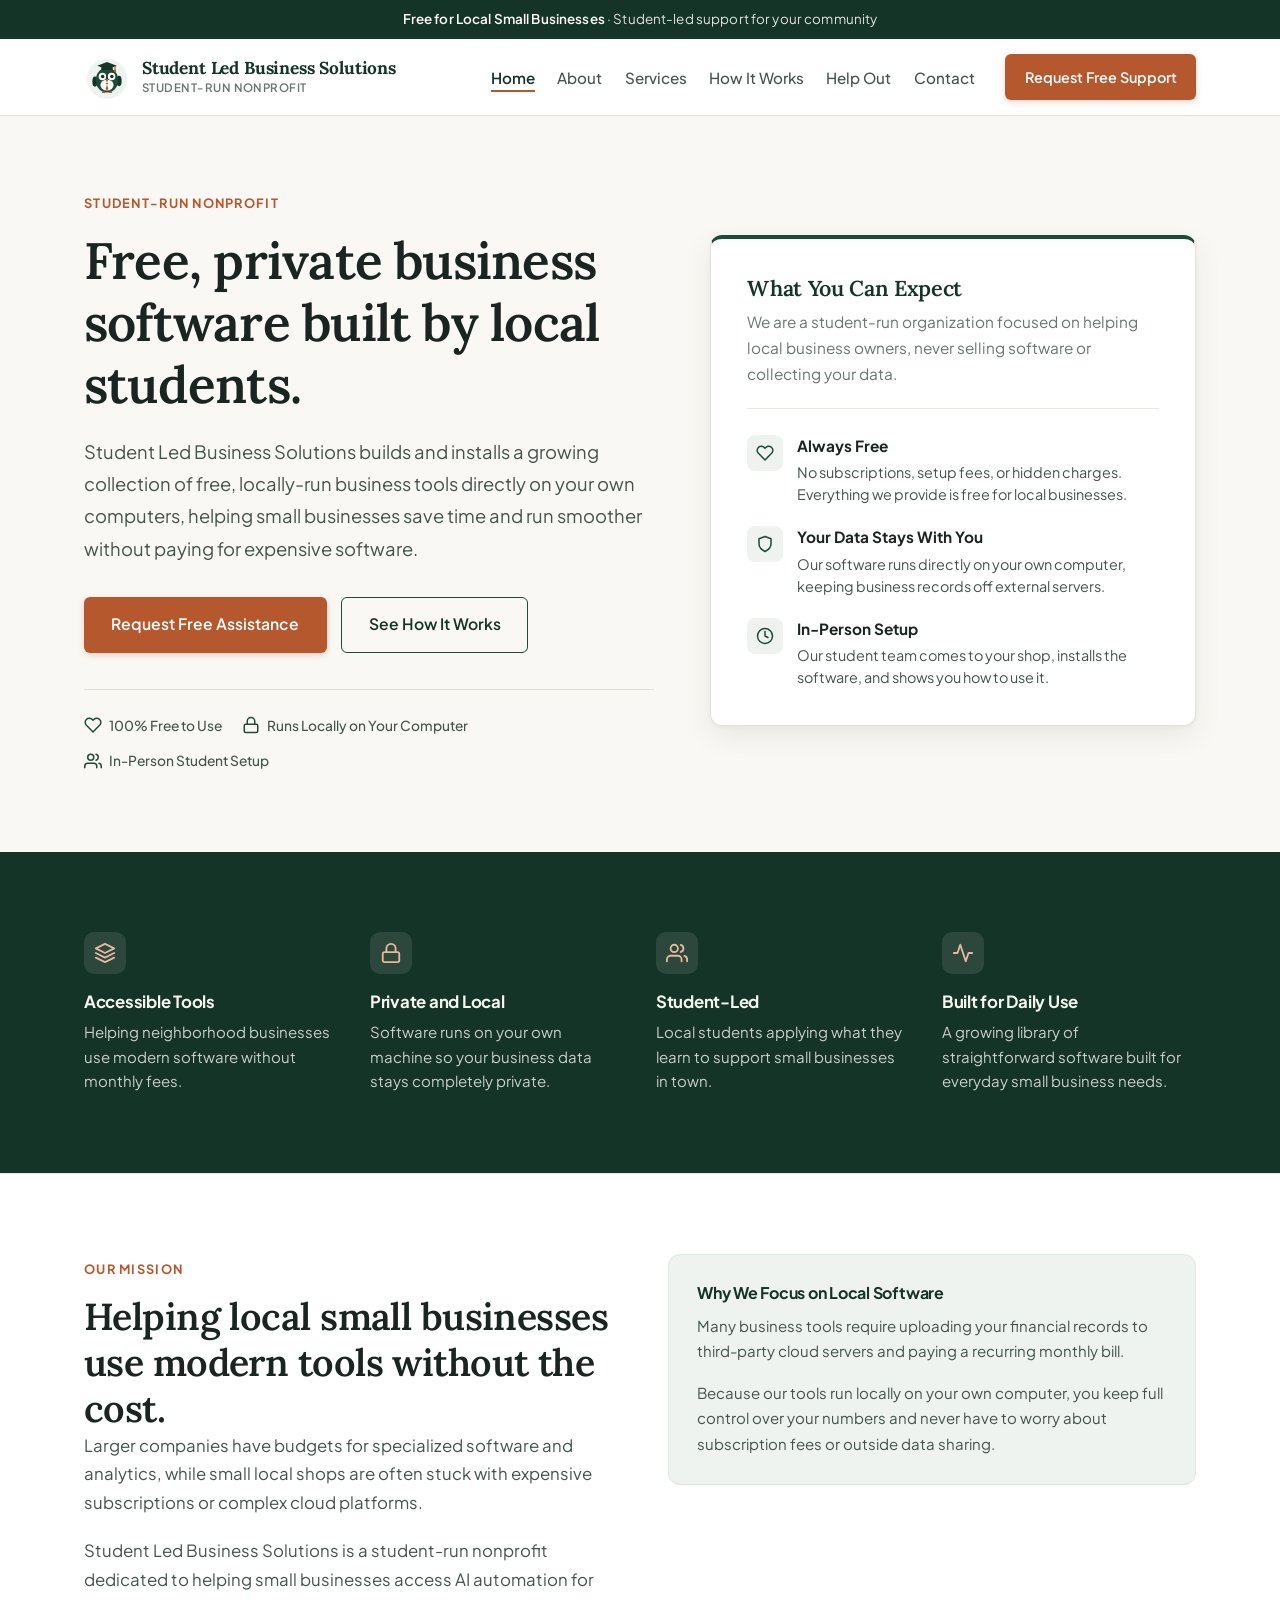
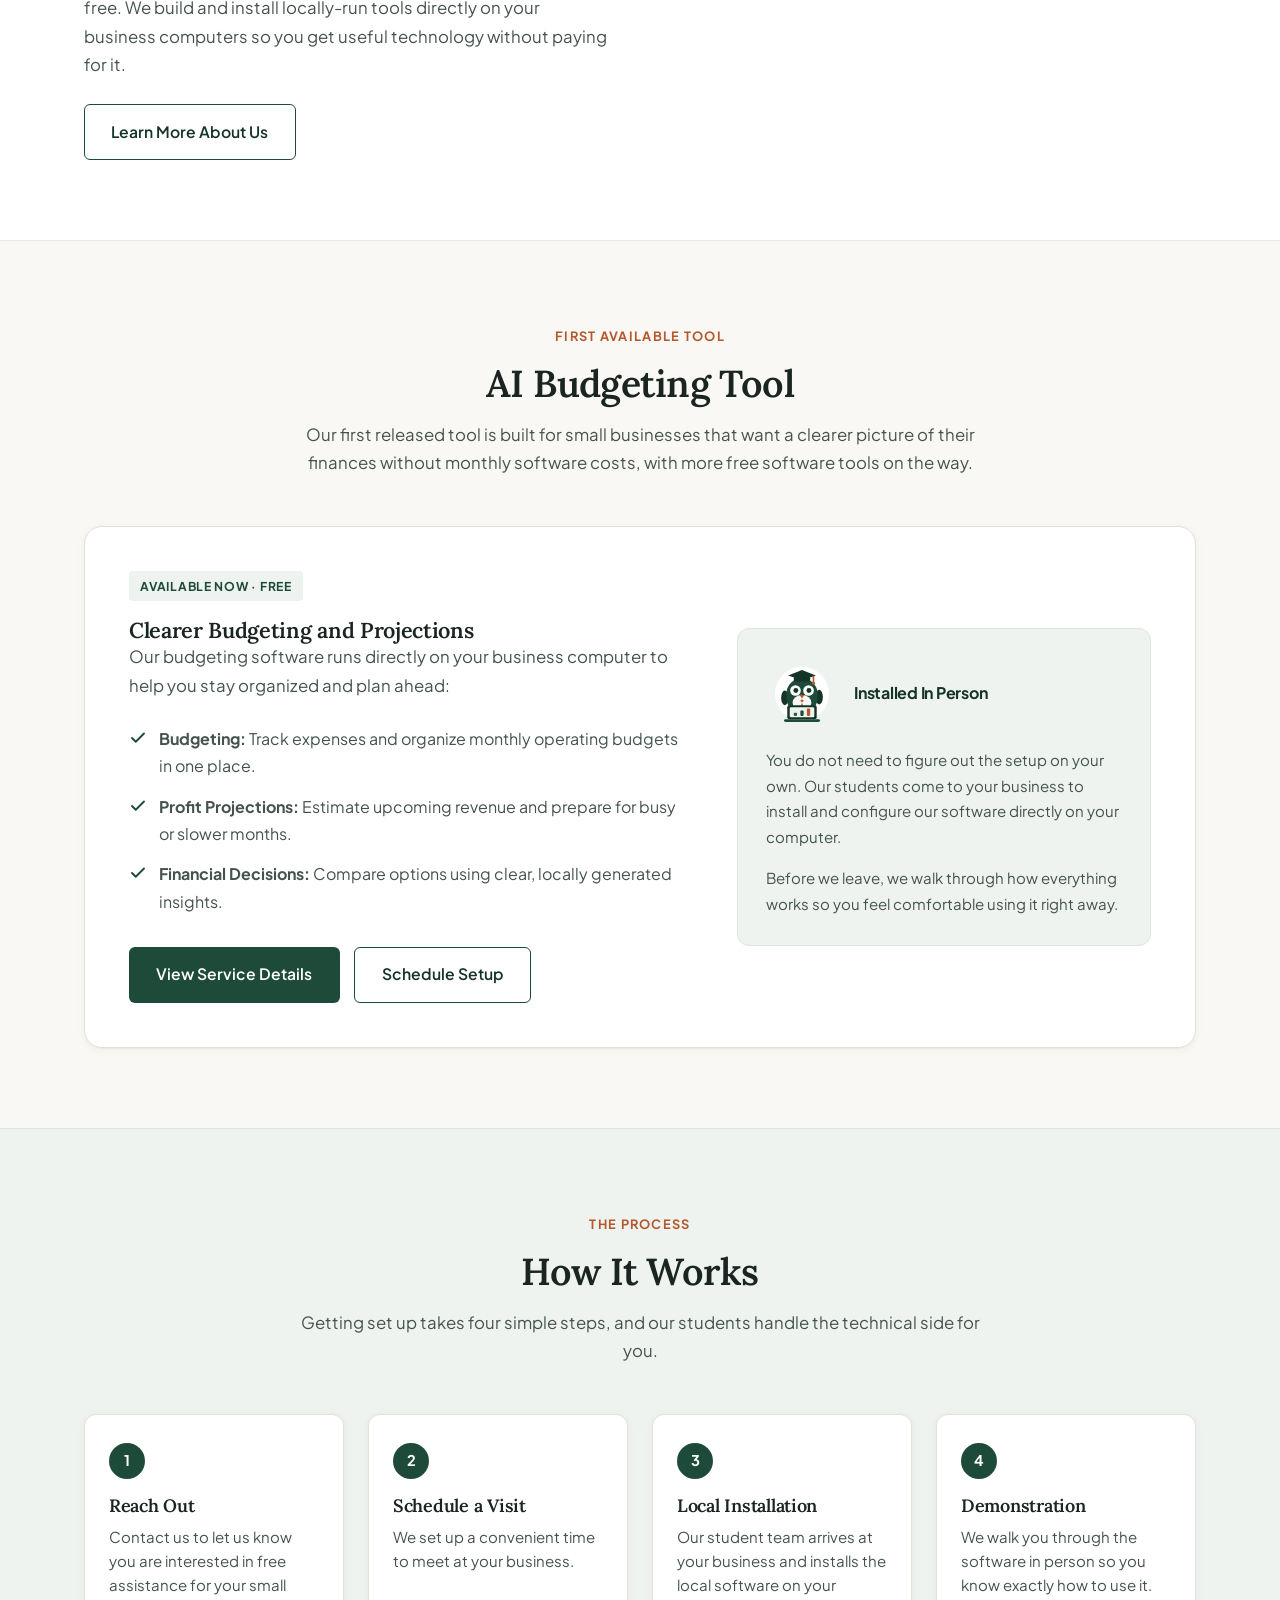
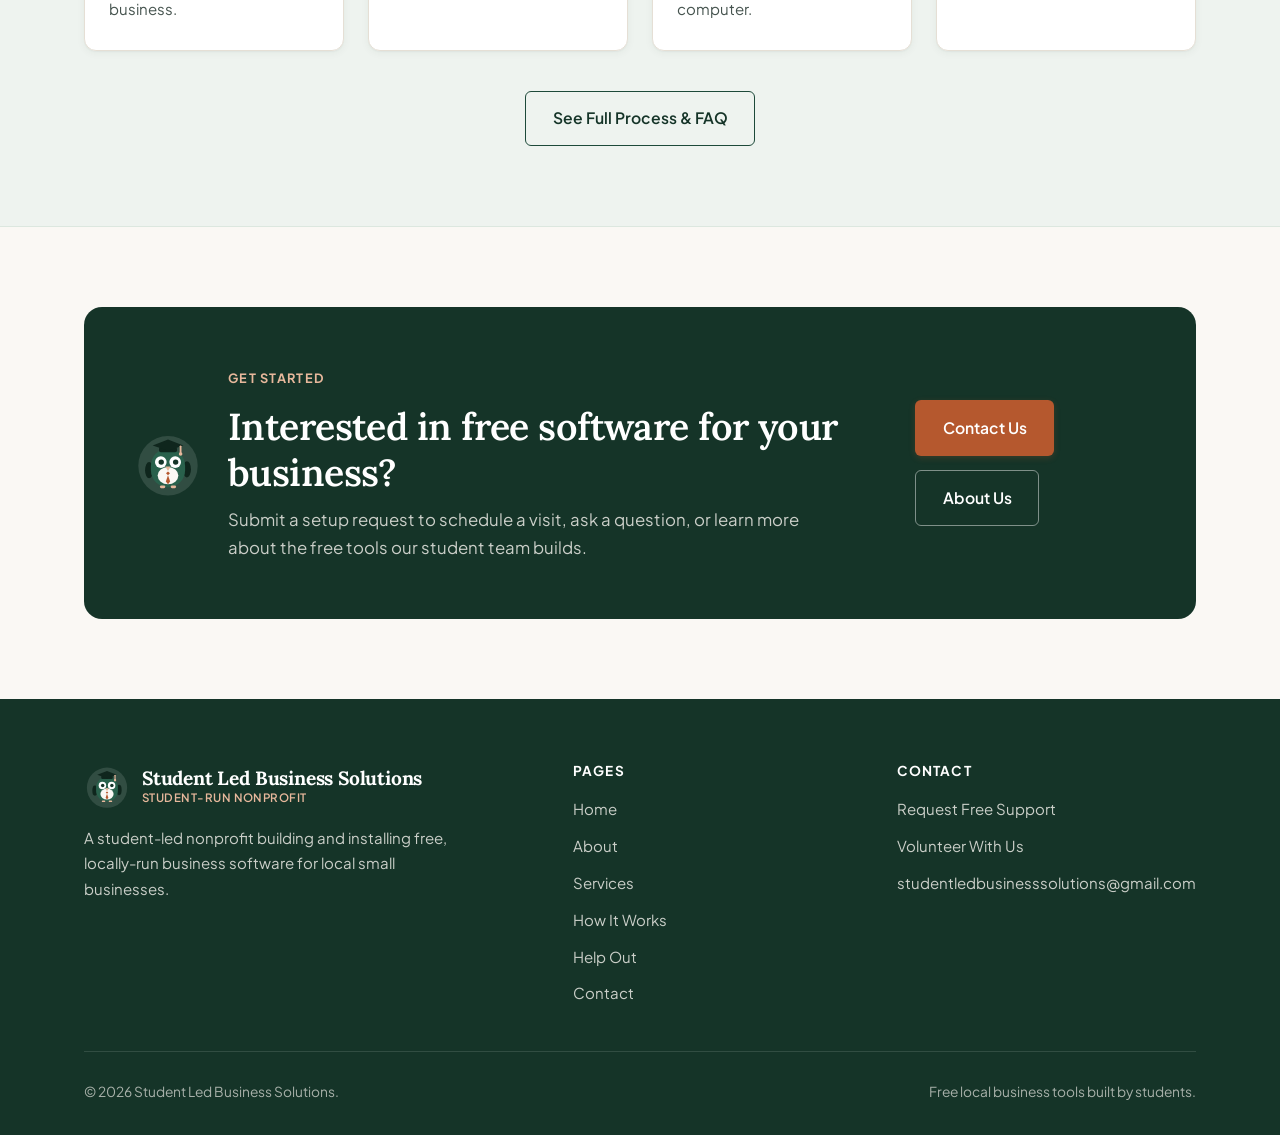
<file: index.html>
<!DOCTYPE html>
<html lang="en">
<head>
    <meta charset="UTF-8">
    <meta name="viewport" content="width=device-width, initial-scale=1.0">
    <meta name="description" content="Student Led Business Solutions is a free, student-run nonprofit helping local small businesses set up private, locally-run business software and AI tools.">
    <title>Student Led Business Solutions</title>
    <link rel="preconnect" href="https://fonts.googleapis.com">
    <link rel="preconnect" href="https://fonts.gstatic.com" crossorigin>
    <link href="https://fonts.googleapis.com/css2?family=Lora:ital,wght@0,500;0,600;0,700;1,500&family=Plus+Jakarta+Sans:wght@400;500;600;700&display=swap" rel="stylesheet">
    <link rel="stylesheet" href="css/styles.css">
</head>
<body>
    <div class="utility-bar">
        <strong>Free for Local Small Businesses</strong> &middot; Student-led support for your community
    </div>

    <header>
        <nav class="navbar" aria-label="Primary Navigation">
            <a href="index.html" class="brand" id="nav-brand">
                <svg class="brand-mark" viewBox="0 0 80 80" fill="none" xmlns="http://www.w3.org/2000/svg" aria-hidden="true">
                    <circle cx="40" cy="43" r="35" fill="#EEF3EF"/>
                    <ellipse cx="19" cy="48" rx="4.5" ry="9" fill="#153428"/>
                    <ellipse class="mascot-wing-right" cx="61" cy="47" rx="4.5" ry="9" fill="#153428"/>
                    <rect x="21" y="24" width="38" height="43" rx="19" fill="#1E4A3A"/>
                    <ellipse cx="40" cy="54" rx="11.5" ry="9.5" fill="#FAF8F4"/>
                    <polygon points="40,49.5 42.2,51.5 40,53.5 37.8,51.5" fill="#B5582E"/>
                    <polygon points="40,53.5 42.4,60.5 40,63.5 37.6,60.5" fill="#B5582E"/>
                    <circle cx="32" cy="39" r="6.5" fill="#FFFFFF"/>
                    <circle cx="48" cy="39" r="6.5" fill="#FFFFFF"/>
                    <circle class="mascot-eye" cx="32.5" cy="39" r="3" fill="#153428"/>
                    <circle class="mascot-eye" cx="48.5" cy="39" r="3" fill="#153428"/>
                    <polygon points="37,44 43,44 40,49" fill="#B5582E"/>
                    <rect x="30" y="22" width="20" height="6" rx="2" fill="#153428"/>
                    <polygon points="40,14 57,20.5 40,26.5 23,20.5" fill="#153428"/>
                    <line x1="54" y1="21.5" x2="54" y2="29" stroke="#B5582E" stroke-width="2" stroke-linecap="round"/>
                    <circle cx="54" cy="30" r="2" fill="#B5582E"/>
                    <rect x="31" y="65" width="6" height="3" rx="1.5" fill="#B5582E"/>
                    <rect x="43" y="65" width="6" height="3" rx="1.5" fill="#B5582E"/>
                </svg>
                <span class="brand-text">
                    <span class="brand-name">Student Led Business Solutions</span>
                    <span class="brand-sub">Student-Run Nonprofit</span>
                </span>
            </a>

            <ul class="nav-menu" id="primary-nav-menu">
                <li><a href="index.html" class="nav-link active" id="nav-home">Home</a></li>
                <li><a href="about.html" class="nav-link" id="nav-about">About</a></li>
                <li><a href="services.html" class="nav-link" id="nav-services">Services</a></li>
                <li><a href="how-it-works.html" class="nav-link" id="nav-how-it-works">How It Works</a></li>
                <li><a href="help-out.html" class="nav-link" id="nav-help-out">Help Out</a></li>
                <li><a href="contact.html" class="nav-link" id="nav-contact">Contact</a></li>
                <li class="nav-cta"><a href="contact.html" class="btn btn-primary btn-sm" id="nav-cta-btn">Request Free Support</a></li>
            </ul>

            <button class="hamburger" id="mobile-menu-toggle" aria-label="Toggle navigation menu" aria-expanded="false" aria-controls="primary-nav-menu">
                <span class="bar"></span>
                <span class="bar"></span>
                <span class="bar"></span>
            </button>
        </nav>
    </header>

    <main>
        <section class="hero-editorial">
            <div class="container hero-grid">
                <div class="hero-copy">
                    <span class="eyebrow">Student-Run Nonprofit</span>
                    <h1>Free, private business software built by local students.</h1>
                    <p class="lead">Student Led Business Solutions builds and installs a growing collection of free, locally-run business tools directly on your own computers, helping small businesses save time and run smoother without paying for expensive software.</p>
                    <div class="btn-group">
                        <a href="contact.html" class="btn btn-primary" id="hero-request-btn">Request Free Assistance</a>
                        <a href="how-it-works.html" class="btn btn-outline" id="hero-how-btn">See How It Works</a>
                    </div>
                    <div class="hero-meta">
                        <span class="hero-meta-item">
                            <svg width="18" height="18" viewBox="0 0 24 24" fill="none" stroke="currentColor" stroke-width="2" stroke-linecap="round" stroke-linejoin="round" aria-hidden="true"><path d="M20.84 4.61a5.5 5.5 0 0 0-7.78 0L12 5.67l-1.06-1.06a5.5 5.5 0 0 0-7.78 7.78l1.06 1.06L12 21.23l7.78-7.78 1.06-1.06a5.5 5.5 0 0 0 0-7.78z"/></svg>
                            100% Free to Use
                        </span>
                        <span class="hero-meta-item">
                            <svg width="18" height="18" viewBox="0 0 24 24" fill="none" stroke="currentColor" stroke-width="2" stroke-linecap="round" stroke-linejoin="round" aria-hidden="true"><rect x="3" y="11" width="18" height="11" rx="2" ry="2"/><path d="M7 11V7a5 5 0 0 1 10 0v4"/></svg>
                            Runs Locally on Your Computer
                        </span>
                        <span class="hero-meta-item">
                            <svg width="18" height="18" viewBox="0 0 24 24" fill="none" stroke="currentColor" stroke-width="2" stroke-linecap="round" stroke-linejoin="round" aria-hidden="true"><path d="M17 21v-2a4 4 0 0 0-4-4H5a4 4 0 0 0-4 4v2"/><circle cx="9" cy="7" r="4"/><path d="M23 21v-2a4 4 0 0 0-3-3.87"/><path d="M16 3.13a4 4 0 0 1 0 7.75"/></svg>
                            In-Person Student Setup
                        </span>
                    </div>
                </div>

                <aside class="pledge-card" aria-label="What You Can Expect">
                    <h2 class="pledge-card-title">What You Can Expect</h2>
                    <p class="pledge-card-intro">We are a student-run organization focused on helping local business owners, never selling software or collecting your data.</p>
                    <ul class="pledge-list">
                        <li>
                            <span class="pledge-icon" aria-hidden="true">
                                <svg width="18" height="18" viewBox="0 0 24 24" fill="none" stroke="currentColor" stroke-width="2" stroke-linecap="round" stroke-linejoin="round"><path d="M20.84 4.61a5.5 5.5 0 0 0-7.78 0L12 5.67l-1.06-1.06a5.5 5.5 0 0 0-7.78 7.78l1.06 1.06L12 21.23l7.78-7.78 1.06-1.06a5.5 5.5 0 0 0 0-7.78z"/></svg>
                            </span>
                            <div>
                                <strong>Always Free</strong>
                                <span>No subscriptions, setup fees, or hidden charges. Everything we provide is free for local businesses.</span>
                            </div>
                        </li>
                        <li>
                            <span class="pledge-icon" aria-hidden="true">
                                <svg width="18" height="18" viewBox="0 0 24 24" fill="none" stroke="currentColor" stroke-width="2" stroke-linecap="round" stroke-linejoin="round"><path d="M12 22s8-4 8-10V5l-8-3-8 3v7c0 6 8 10 8 10z"/></svg>
                            </span>
                            <div>
                                <strong>Your Data Stays With You</strong>
                                <span>Our software runs directly on your own computer, keeping business records off external servers.</span>
                            </div>
                        </li>
                        <li>
                            <span class="pledge-icon" aria-hidden="true">
                                <svg width="18" height="18" viewBox="0 0 24 24" fill="none" stroke="currentColor" stroke-width="2" stroke-linecap="round" stroke-linejoin="round"><circle cx="12" cy="12" r="10"/><polyline points="12 6 12 12 16 14"/></svg>
                            </span>
                            <div>
                                <strong>In-Person Setup</strong>
                                <span>Our student team comes to your shop, installs the software, and shows you how to use it.</span>
                            </div>
                        </li>
                    </ul>
                </aside>
            </div>
        </section>

        <section class="band band-forest">
            <div class="container">
                <div class="commitments-grid">
                    <div class="commitment-item reveal">
                        <div class="commitment-icon" aria-hidden="true">
                            <svg width="22" height="22" viewBox="0 0 24 24" fill="none" stroke="currentColor" stroke-width="2" stroke-linecap="round" stroke-linejoin="round"><path d="M12 2L2 7l10 5 10-5-10-5z"/><path d="M2 17l10 5 10-5"/><path d="M2 12l10 5 10-5"/></svg>
                        </div>
                        <h3>Accessible Tools</h3>
                        <p>Helping neighborhood businesses use modern software without monthly fees.</p>
                    </div>
                    <div class="commitment-item reveal">
                        <div class="commitment-icon" aria-hidden="true">
                            <svg width="22" height="22" viewBox="0 0 24 24" fill="none" stroke="currentColor" stroke-width="2" stroke-linecap="round" stroke-linejoin="round"><rect x="3" y="11" width="18" height="11" rx="2" ry="2"/><path d="M7 11V7a5 5 0 0 1 10 0v4"/></svg>
                        </div>
                        <h3>Private and Local</h3>
                        <p>Software runs on your own machine so your business data stays completely private.</p>
                    </div>
                    <div class="commitment-item reveal">
                        <div class="commitment-icon" aria-hidden="true">
                            <svg width="22" height="22" viewBox="0 0 24 24" fill="none" stroke="currentColor" stroke-width="2" stroke-linecap="round" stroke-linejoin="round"><path d="M17 21v-2a4 4 0 0 0-4-4H5a4 4 0 0 0-4 4v2"/><circle cx="9" cy="7" r="4"/><path d="M23 21v-2a4 4 0 0 0-3-3.87"/><path d="M16 3.13a4 4 0 0 1 0 7.75"/></svg>
                        </div>
                        <h3>Student-Led</h3>
                        <p>Local students applying what they learn to support small businesses in town.</p>
                    </div>
                    <div class="commitment-item reveal">
                        <div class="commitment-icon" aria-hidden="true">
                            <svg width="22" height="22" viewBox="0 0 24 24" fill="none" stroke="currentColor" stroke-width="2" stroke-linecap="round" stroke-linejoin="round"><polyline points="22 12 18 12 15 21 9 3 6 12 2 12"/></svg>
                        </div>
                        <h3>Built for Daily Use</h3>
                        <p>A growing library of straightforward software built for everyday small business needs.</p>
                    </div>
                </div>
            </div>
        </section>

        <section class="band band-paper">
            <div class="container split-grid align-start">
                <div class="reveal">
                    <span class="eyebrow">Our Mission</span>
                    <h2>Helping local small businesses use modern tools without the cost.</h2>
                    <p>Larger companies have budgets for specialized software and analytics, while small local shops are often stuck with expensive subscriptions or complex cloud platforms.</p>
                    <p>Student Led Business Solutions is a student-run nonprofit dedicated to helping small businesses access AI automation for free. We build and install locally-run tools directly on your business computers so you get useful technology without paying for it.</p>
                    <div style="margin-top: 1.5rem;">
                        <a href="about.html" class="btn btn-outline" id="mission-about-btn">Learn More About Us</a>
                    </div>
                </div>

                <div class="privacy-box reveal">
                    <h4>Why We Focus on Local Software</h4>
                    <p>Many business tools require uploading your financial records to third-party cloud servers and paying a recurring monthly bill.</p>
                    <p>Because our tools run locally on your own computer, you keep full control over your numbers and never have to worry about subscription fees or outside data sharing.</p>
                </div>
            </div>
        </section>

        <section class="band">
            <div class="container">
                <div class="section-header centered reveal">
                    <span class="eyebrow">First Available Tool</span>
                    <h2>AI Budgeting Tool</h2>
                    <p>Our first released tool is built for small businesses that want a clearer picture of their finances without monthly software costs, with more free software tools on the way.</p>
                </div>

                <div class="program-spotlight reveal">
                    <div>
                        <span class="card-tag">Available Now &middot; Free</span>
                        <h3>Clearer Budgeting and Projections</h3>
                        <p>Our budgeting software runs directly on your business computer to help you stay organized and plan ahead:</p>
                        <ul class="check-list">
                            <li>
                                <svg width="18" height="18" viewBox="0 0 24 24" fill="none" stroke="currentColor" stroke-width="2.5" stroke-linecap="round" stroke-linejoin="round" aria-hidden="true"><polyline points="20 6 9 17 4 12"/></svg>
                                <span><strong>Budgeting:</strong> Track expenses and organize monthly operating budgets in one place.</span>
                            </li>
                            <li>
                                <svg width="18" height="18" viewBox="0 0 24 24" fill="none" stroke="currentColor" stroke-width="2.5" stroke-linecap="round" stroke-linejoin="round" aria-hidden="true"><polyline points="20 6 9 17 4 12"/></svg>
                                <span><strong>Profit Projections:</strong> Estimate upcoming revenue and prepare for busy or slower months.</span>
                            </li>
                            <li>
                                <svg width="18" height="18" viewBox="0 0 24 24" fill="none" stroke="currentColor" stroke-width="2.5" stroke-linecap="round" stroke-linejoin="round" aria-hidden="true"><polyline points="20 6 9 17 4 12"/></svg>
                                <span><strong>Financial Decisions:</strong> Compare options using clear, locally generated insights.</span>
                            </li>
                        </ul>
                        <div class="btn-group">
                            <a href="services.html" class="btn btn-forest" id="program-details-btn">View Service Details</a>
                            <a href="contact.html" class="btn btn-outline" id="program-request-btn">Schedule Setup</a>
                        </div>
                    </div>

                    <div class="privacy-box">
                        <div class="ollie-inline-header">
                            <svg class="ollie-scene" viewBox="0 0 88 84" fill="none" xmlns="http://www.w3.org/2000/svg" aria-hidden="true">
                                <circle cx="44" cy="43" r="33" fill="#FFFFFF"/>
                                <ellipse cx="23" cy="48" rx="4.5" ry="9" fill="#153428"/>
                                <ellipse class="mascot-wing-right" cx="65" cy="47" rx="4.5" ry="9" fill="#153428"/>
                                <rect x="25" y="24" width="38" height="43" rx="19" fill="#1E4A3A"/>
                                <ellipse cx="44" cy="54" rx="11.5" ry="9.5" fill="#FAF8F4"/>
                                <polygon points="44,49.5 46.2,51.5 44,53.5 41.8,51.5" fill="#B5582E"/>
                                <polygon points="44,53.5 46.4,60.5 44,63.5 41.6,60.5" fill="#B5582E"/>
                                <circle cx="36" cy="39" r="6.5" fill="#FFFFFF"/>
                                <circle cx="52" cy="39" r="6.5" fill="#FFFFFF"/>
                                <circle class="mascot-eye" cx="36.5" cy="39" r="3" fill="#153428"/>
                                <circle class="mascot-eye" cx="52.5" cy="39" r="3" fill="#153428"/>
                                <polygon points="41,44 47,44 44,49" fill="#B5582E"/>
                                <rect x="34" y="22" width="20" height="6" rx="2" fill="#153428"/>
                                <polygon points="44,14 61,20.5 44,26.5 27,20.5" fill="#153428"/>
                                <line x1="58" y1="21.5" x2="58" y2="29" stroke="#B5582E" stroke-width="2" stroke-linecap="round"/>
                                <circle cx="58" cy="30" r="2" fill="#B5582E"/>
                                <!-- Tiny Laptop -->
                                <rect x="26" y="57" width="36" height="17" rx="2.5" fill="#153428"/>
                                <rect x="29" y="59.5" width="30" height="12" rx="1.5" fill="#EEF3EF"/>
                                <rect x="34" y="66" width="4" height="4" rx="1" fill="#29614C"/>
                                <rect x="42" y="63.5" width="4" height="6.5" rx="1" fill="#1E4A3A"/>
                                <rect x="50" y="61" width="4" height="9" rx="1" fill="#B5582E"/>
                                <rect x="22" y="74" width="44" height="3.5" rx="1.75" fill="#1E4A3A"/>
                            </svg>
                            <h4>Installed In Person</h4>
                        </div>
                        <p>You do not need to figure out the setup on your own. Our students come to your business to install and configure our software directly on your computer.</p>
                        <p>Before we leave, we walk through how everything works so you feel comfortable using it right away.</p>
                    </div>
                </div>
            </div>
        </section>

        <section class="band band-sage">
            <div class="container">
                <div class="section-header centered reveal">
                    <span class="eyebrow">The Process</span>
                    <h2>How It Works</h2>
                    <p>Getting set up takes four simple steps, and our students handle the technical side for you.</p>
                </div>

                <ol class="steps-preview">
                    <li class="step-card reveal">
                        <span class="step-number">1</span>
                        <h3>Reach Out</h3>
                        <p>Contact us to let us know you are interested in free assistance for your small business.</p>
                    </li>
                    <li class="step-card reveal">
                        <span class="step-number">2</span>
                        <h3>Schedule a Visit</h3>
                        <p>We set up a convenient time to meet at your business.</p>
                    </li>
                    <li class="step-card reveal">
                        <span class="step-number">3</span>
                        <h3>Local Installation</h3>
                        <p>Our student team arrives at your business and installs the local software on your computer.</p>
                    </li>
                    <li class="step-card reveal">
                        <span class="step-number">4</span>
                        <h3>Demonstration</h3>
                        <p>We walk you through the software in person so you know exactly how to use it.</p>
                    </li>
                </ol>

                <div style="text-align: center; margin-top: 2.5rem;">
                    <a href="how-it-works.html" class="btn btn-outline" id="home-process-btn">See Full Process &amp; FAQ</a>
                </div>
            </div>
        </section>

        <section class="band">
            <div class="container">
                <div class="cta-banner reveal">
                    <div class="cta-mascot-wrap">
                        <svg class="ollie-scene" viewBox="0 0 80 80" fill="none" xmlns="http://www.w3.org/2000/svg" aria-hidden="true">
                            <circle cx="40" cy="43" r="33" fill="rgba(255,255,255,0.12)"/>
                            <ellipse cx="19" cy="48" rx="4.5" ry="9" fill="#0F261D"/>
                            <ellipse class="mascot-wing-right" cx="61" cy="47" rx="4.5" ry="9" fill="#0F261D"/>
                            <rect x="21" y="24" width="38" height="43" rx="19" fill="#29614C"/>
                            <ellipse cx="40" cy="54" rx="11.5" ry="9.5" fill="#FAF8F4"/>
                            <polygon points="40,49.5 42.2,51.5 40,53.5 37.8,51.5" fill="#B5582E"/>
                            <polygon points="40,53.5 42.4,60.5 40,63.5 37.6,60.5" fill="#B5582E"/>
                            <circle cx="32" cy="39" r="6.5" fill="#FFFFFF"/>
                            <circle cx="48" cy="39" r="6.5" fill="#FFFFFF"/>
                            <circle class="mascot-eye" cx="32.5" cy="39" r="3" fill="#153428"/>
                            <circle class="mascot-eye" cx="48.5" cy="39" r="3" fill="#153428"/>
                            <polygon points="37,44 43,44 40,49" fill="#E7B89C"/>
                            <rect x="30" y="22" width="20" height="6" rx="2" fill="#0F261D"/>
                            <polygon points="40,14 57,20.5 40,26.5 23,20.5" fill="#0F261D"/>
                            <line x1="54" y1="21.5" x2="54" y2="29" stroke="#E7B89C" stroke-width="2" stroke-linecap="round"/>
                            <circle cx="54" cy="30" r="2" fill="#E7B89C"/>
                            <rect x="31" y="65" width="6" height="3" rx="1.5" fill="#E7B89C"/>
                            <rect x="43" y="65" width="6" height="3" rx="1.5" fill="#E7B89C"/>
                        </svg>
                        <div>
                            <span class="eyebrow eyebrow-light">Get Started</span>
                            <h2>Interested in free software for your business?</h2>
                            <p>Submit a setup request to schedule a visit, ask a question, or learn more about the free tools our student team builds.</p>
                        </div>
                    </div>
                    <div class="btn-group">
                        <a href="contact.html" class="btn btn-primary" id="cta-contact-btn">Contact Us</a>
                        <a href="about.html" class="btn btn-outline-light" id="cta-about-btn">About Us</a>
                    </div>
                </div>
            </div>
        </section>
    </main>

    <footer>
        <div class="container">
            <div class="footer-grid">
                <div class="footer-brand">
                    <a href="index.html" class="brand">
                        <svg class="brand-mark" viewBox="0 0 80 80" fill="none" xmlns="http://www.w3.org/2000/svg" aria-hidden="true">
                            <circle cx="40" cy="43" r="35" fill="rgba(255,255,255,0.12)"/>
                            <ellipse cx="19" cy="48" rx="4.5" ry="9" fill="#0F261D"/>
                            <ellipse class="mascot-wing-right" cx="61" cy="47" rx="4.5" ry="9" fill="#0F261D"/>
                            <rect x="21" y="24" width="38" height="43" rx="19" fill="#29614C"/>
                            <ellipse cx="40" cy="54" rx="11.5" ry="9.5" fill="#FAF8F4"/>
                            <polygon points="40,49.5 42.2,51.5 40,53.5 37.8,51.5" fill="#B5582E"/>
                            <polygon points="40,53.5 42.4,60.5 40,63.5 37.6,60.5" fill="#B5582E"/>
                            <circle cx="32" cy="39" r="6.5" fill="#FFFFFF"/>
                            <circle cx="48" cy="39" r="6.5" fill="#FFFFFF"/>
                            <circle class="mascot-eye" cx="32.5" cy="39" r="3" fill="#153428"/>
                            <circle class="mascot-eye" cx="48.5" cy="39" r="3" fill="#153428"/>
                            <polygon points="37,44 43,44 40,49" fill="#E7B89C"/>
                            <rect x="30" y="22" width="20" height="6" rx="2" fill="#0F261D"/>
                            <polygon points="40,14 57,20.5 40,26.5 23,20.5" fill="#0F261D"/>
                            <line x1="54" y1="21.5" x2="54" y2="29" stroke="#E7B89C" stroke-width="2" stroke-linecap="round"/>
                            <circle cx="54" cy="30" r="2" fill="#E7B89C"/>
                            <rect x="31" y="65" width="6" height="3" rx="1.5" fill="#E7B89C"/>
                            <rect x="43" y="65" width="6" height="3" rx="1.5" fill="#E7B89C"/>
                        </svg>
                        <span class="brand-text">
                            <span class="brand-name">Student Led Business Solutions</span>
                            <span class="brand-sub">Student-Run Nonprofit</span>
                        </span>
                    </a>
                    <p>A student-led nonprofit building and installing free, locally-run business software for local small businesses.</p>
                </div>

                <div class="footer-col">
                    <h4>Pages</h4>
                    <ul class="footer-links">
                        <li><a href="index.html">Home</a></li>
                        <li><a href="about.html">About</a></li>
                        <li><a href="services.html">Services</a></li>
                        <li><a href="how-it-works.html">How It Works</a></li>
                        <li><a href="help-out.html">Help Out</a></li>
                        <li><a href="contact.html">Contact</a></li>
                    </ul>
                </div>

                <div class="footer-col">
                    <h4>Contact</h4>
                    <ul class="footer-links">
                        <li><a href="contact.html">Request Free Support</a></li>
                        <li><a href="help-out.html">Volunteer With Us</a></li>
                        <li><a href="mailto:studentledbusinesssolutions@gmail.com">studentledbusinesssolutions@gmail.com</a></li>
                    </ul>
                </div>
            </div>

            <div class="footer-bottom">
                <p>&copy; 2026 Student Led Business Solutions.</p>
                <p>Free local business tools built by students.</p>
            </div>
        </div>
    </footer>

    <script src="js/main.js"></script>
</body>
</html>
</file>
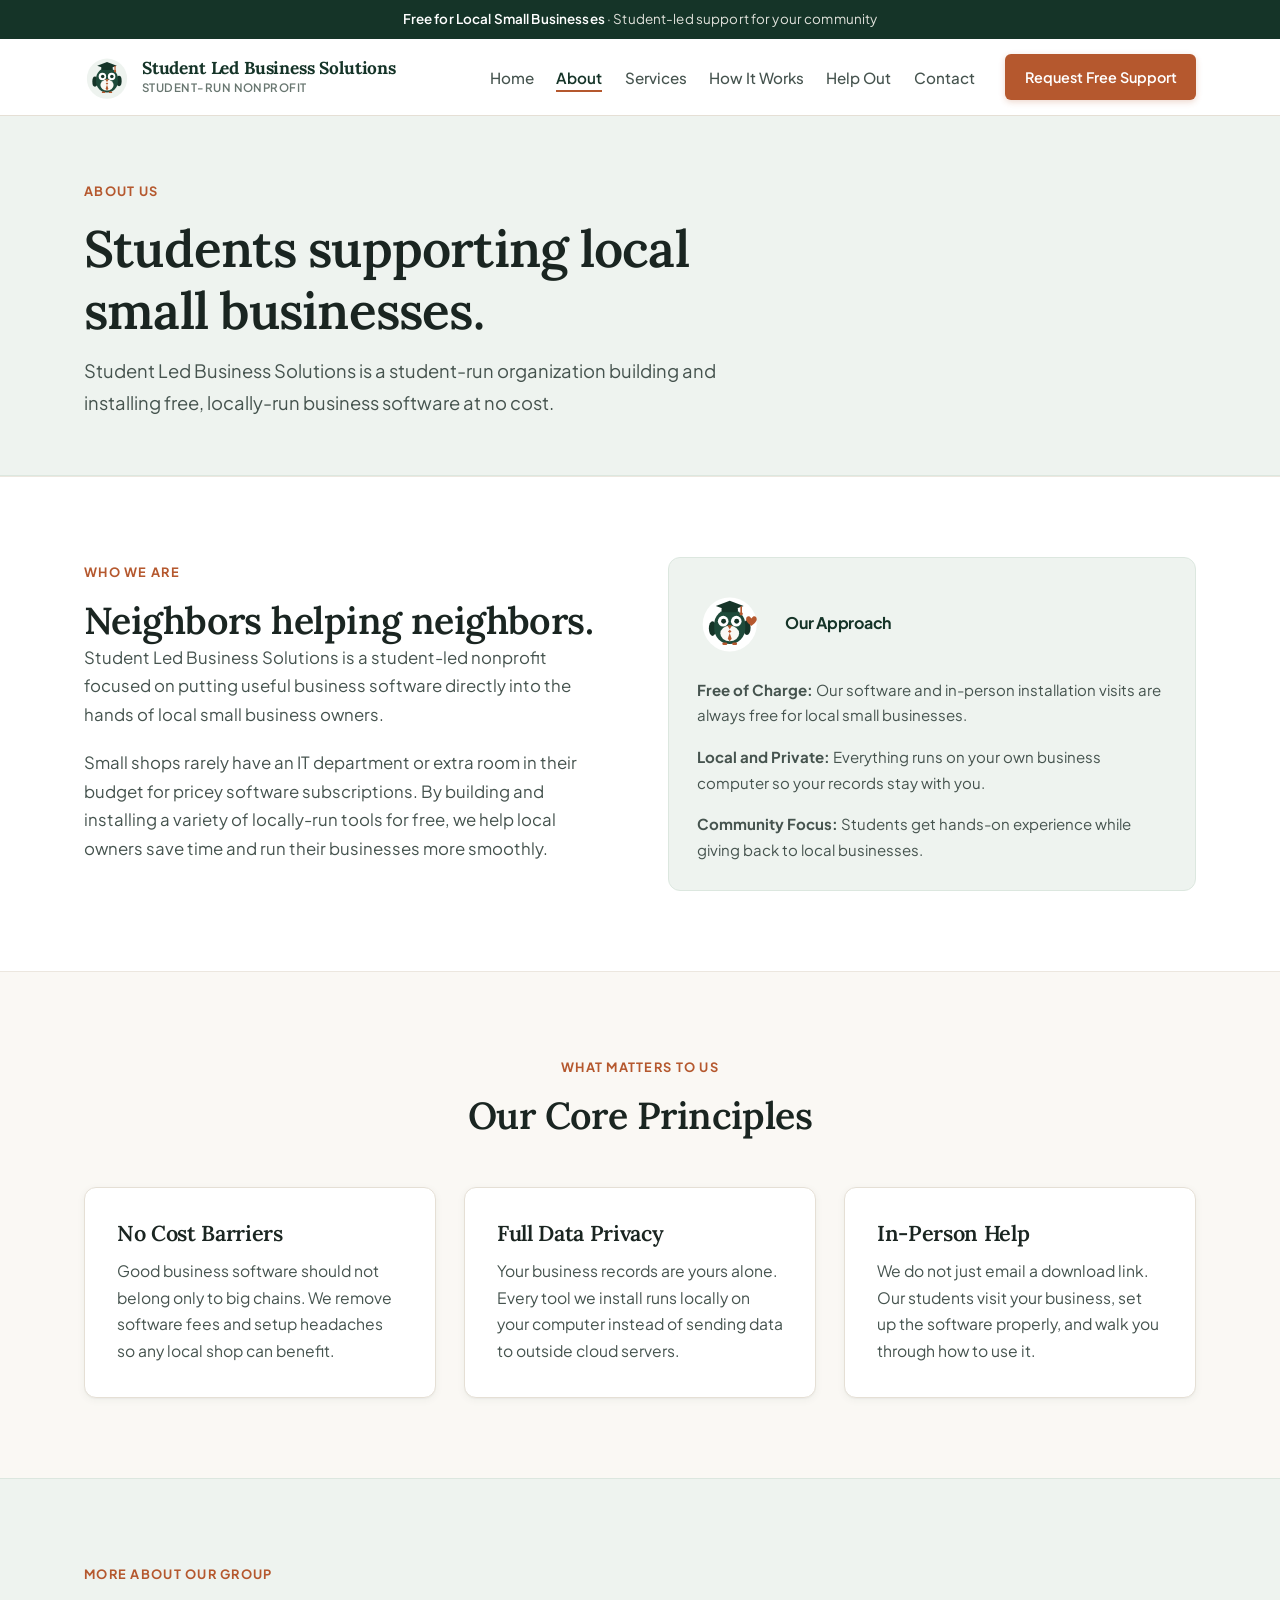
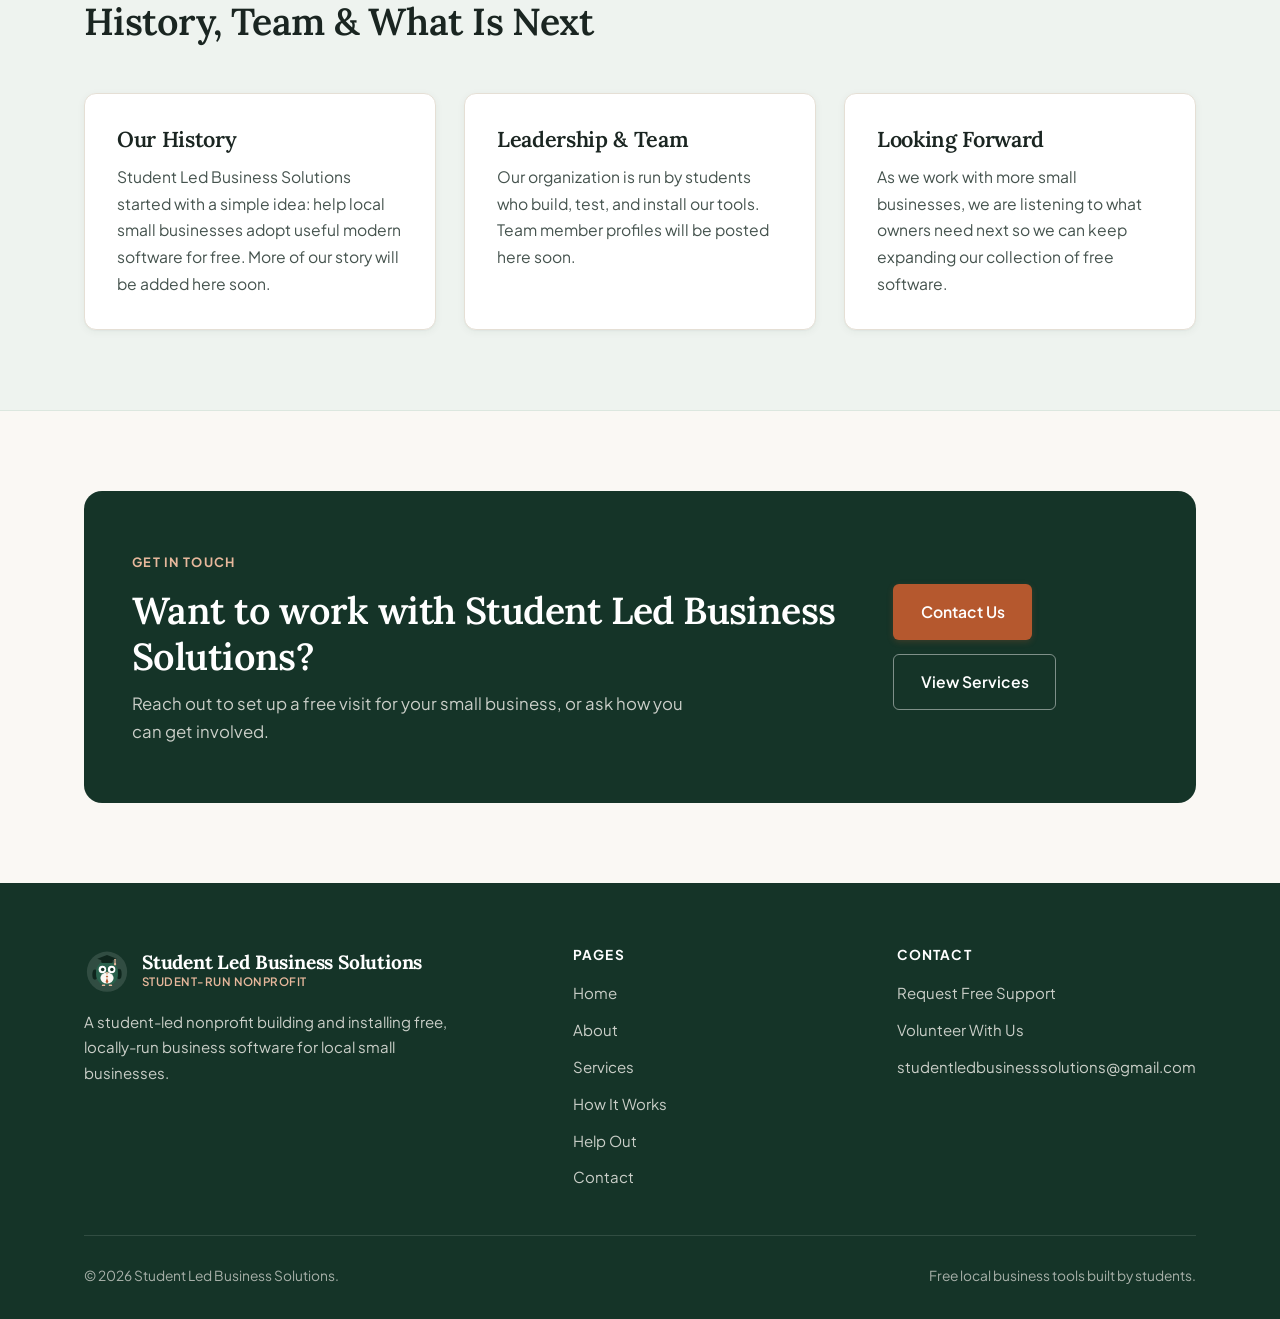
<file: about.html>
<!DOCTYPE html>
<html lang="en">
<head>
    <meta charset="UTF-8">
    <meta name="viewport" content="width=device-width, initial-scale=1.0">
    <meta name="description" content="About Student Led Business Solutions, a student-led nonprofit helping local small businesses access free, locally-run tools.">
    <title>About Us | Student Led Business Solutions</title>
    <link rel="preconnect" href="https://fonts.googleapis.com">
    <link rel="preconnect" href="https://fonts.gstatic.com" crossorigin>
    <link href="https://fonts.googleapis.com/css2?family=Lora:ital,wght@0,500;0,600;0,700;1,500&family=Plus+Jakarta+Sans:wght@400;500;600;700&display=swap" rel="stylesheet">
    <link rel="stylesheet" href="css/styles.css">
</head>
<body>
    <div class="utility-bar">
        <strong>Free for Local Small Businesses</strong> &middot; Student-led support for your community
    </div>

    <header>
        <nav class="navbar" aria-label="Primary Navigation">
            <a href="index.html" class="brand" id="nav-brand">
                <svg class="brand-mark" viewBox="0 0 80 80" fill="none" xmlns="http://www.w3.org/2000/svg" aria-hidden="true">
                    <circle cx="40" cy="43" r="35" fill="#EEF3EF"/>
                    <ellipse cx="19" cy="48" rx="4.5" ry="9" fill="#153428"/>
                    <ellipse class="mascot-wing-right" cx="61" cy="47" rx="4.5" ry="9" fill="#153428"/>
                    <rect x="21" y="24" width="38" height="43" rx="19" fill="#1E4A3A"/>
                    <ellipse cx="40" cy="54" rx="11.5" ry="9.5" fill="#FAF8F4"/>
                    <polygon points="40,49.5 42.2,51.5 40,53.5 37.8,51.5" fill="#B5582E"/>
                    <polygon points="40,53.5 42.4,60.5 40,63.5 37.6,60.5" fill="#B5582E"/>
                    <circle cx="32" cy="39" r="6.5" fill="#FFFFFF"/>
                    <circle cx="48" cy="39" r="6.5" fill="#FFFFFF"/>
                    <circle class="mascot-eye" cx="32.5" cy="39" r="3" fill="#153428"/>
                    <circle class="mascot-eye" cx="48.5" cy="39" r="3" fill="#153428"/>
                    <polygon points="37,44 43,44 40,49" fill="#B5582E"/>
                    <rect x="30" y="22" width="20" height="6" rx="2" fill="#153428"/>
                    <polygon points="40,14 57,20.5 40,26.5 23,20.5" fill="#153428"/>
                    <line x1="54" y1="21.5" x2="54" y2="29" stroke="#B5582E" stroke-width="2" stroke-linecap="round"/>
                    <circle cx="54" cy="30" r="2" fill="#B5582E"/>
                    <rect x="31" y="65" width="6" height="3" rx="1.5" fill="#B5582E"/>
                    <rect x="43" y="65" width="6" height="3" rx="1.5" fill="#B5582E"/>
                </svg>
                <span class="brand-text">
                    <span class="brand-name">Student Led Business Solutions</span>
                    <span class="brand-sub">Student-Run Nonprofit</span>
                </span>
            </a>

            <ul class="nav-menu" id="primary-nav-menu">
                <li><a href="index.html" class="nav-link" id="nav-home">Home</a></li>
                <li><a href="about.html" class="nav-link active" id="nav-about">About</a></li>
                <li><a href="services.html" class="nav-link" id="nav-services">Services</a></li>
                <li><a href="how-it-works.html" class="nav-link" id="nav-how-it-works">How It Works</a></li>
                <li><a href="help-out.html" class="nav-link" id="nav-help-out">Help Out</a></li>
                <li><a href="contact.html" class="nav-link" id="nav-contact">Contact</a></li>
                <li class="nav-cta"><a href="contact.html" class="btn btn-primary btn-sm" id="nav-cta-btn">Request Free Support</a></li>
            </ul>

            <button class="hamburger" id="mobile-menu-toggle" aria-label="Toggle navigation menu" aria-expanded="false" aria-controls="primary-nav-menu">
                <span class="bar"></span>
                <span class="bar"></span>
                <span class="bar"></span>
            </button>
        </nav>
    </header>

    <main>
        <section class="page-header">
            <div class="container">
                <span class="eyebrow">About Us</span>
                <h1>Students supporting local small businesses.</h1>
                <p class="lead">Student Led Business Solutions is a student-run organization building and installing free, locally-run business software at no cost.</p>
            </div>
        </section>

        <section class="band band-paper">
            <div class="container split-grid align-start">
                <div class="reveal">
                    <span class="eyebrow">Who We Are</span>
                    <h2>Neighbors helping neighbors.</h2>
                    <p>Student Led Business Solutions is a student-led nonprofit focused on putting useful business software directly into the hands of local small business owners.</p>
                    <p>Small shops rarely have an IT department or extra room in their budget for pricey software subscriptions. By building and installing a variety of locally-run tools for free, we help local owners save time and run their businesses more smoothly.</p>
                </div>

                <div class="privacy-box reveal">
                    <div class="ollie-inline-header">
                        <svg class="ollie-scene" viewBox="0 0 88 80" fill="none" xmlns="http://www.w3.org/2000/svg" aria-hidden="true">
                            <circle cx="40" cy="43" r="33" fill="#FFFFFF"/>
                            <ellipse cx="19" cy="48" rx="4.5" ry="9" fill="#153428"/>
                            <ellipse class="mascot-wing-right" cx="61" cy="47" rx="4.5" ry="9" fill="#153428"/>
                            <rect x="21" y="24" width="38" height="43" rx="19" fill="#1E4A3A"/>
                            <ellipse cx="40" cy="54" rx="11.5" ry="9.5" fill="#FAF8F4"/>
                            <polygon points="40,49.5 42.2,51.5 40,53.5 37.8,51.5" fill="#B5582E"/>
                            <polygon points="40,53.5 42.4,60.5 40,63.5 37.6,60.5" fill="#B5582E"/>
                            <circle cx="32" cy="39" r="6.5" fill="#FFFFFF"/>
                            <circle cx="48" cy="39" r="6.5" fill="#FFFFFF"/>
                            <circle class="mascot-eye" cx="32.5" cy="39" r="3" fill="#153428"/>
                            <circle class="mascot-eye" cx="48.5" cy="39" r="3" fill="#153428"/>
                            <polygon points="37,44 43,44 40,49" fill="#B5582E"/>
                            <rect x="30" y="22" width="20" height="6" rx="2" fill="#153428"/>
                            <polygon points="40,14 57,20.5 40,26.5 23,20.5" fill="#153428"/>
                            <line x1="54" y1="21.5" x2="54" y2="29" stroke="#B5582E" stroke-width="2" stroke-linecap="round"/>
                            <circle cx="54" cy="30" r="2" fill="#B5582E"/>
                            <rect x="31" y="65" width="6" height="3" rx="1.5" fill="#B5582E"/>
                            <rect x="43" y="65" width="6" height="3" rx="1.5" fill="#B5582E"/>
                            <!-- Little Community Heart -->
                            <path d="M73 36.5C73 33.8 70.6 32 68.4 33.5C67.4 34.2 66.8 35.1 66.5 35.8C66.2 35.1 65.6 34.2 64.6 33.5C62.4 32 60 33.8 60 36.5C60 40.3 66.5 44.5 66.5 44.5C66.5 44.5 73 40.3 73 36.5Z" fill="#B5582E"/>
                        </svg>
                        <h4>Our Approach</h4>
                    </div>
                    <p><strong>Free of Charge:</strong> Our software and in-person installation visits are always free for local small businesses.</p>
                    <p><strong>Local and Private:</strong> Everything runs on your own business computer so your records stay with you.</p>
                    <p><strong>Community Focus:</strong> Students get hands-on experience while giving back to local businesses.</p>
                </div>
            </div>
        </section>

        <section class="band">
            <div class="container">
                <div class="section-header centered reveal">
                    <span class="eyebrow">What Matters to Us</span>
                    <h2>Our Core Principles</h2>
                </div>

                <div class="card-grid">
                    <article class="card reveal">
                        <h3>No Cost Barriers</h3>
                        <p>Good business software should not belong only to big chains. We remove software fees and setup headaches so any local shop can benefit.</p>
                    </article>

                    <article class="card reveal">
                        <h3>Full Data Privacy</h3>
                        <p>Your business records are yours alone. Every tool we install runs locally on your computer instead of sending data to outside cloud servers.</p>
                    </article>

                    <article class="card reveal">
                        <h3>In-Person Help</h3>
                        <p>We do not just email a download link. Our students visit your business, set up the software properly, and walk you through how to use it.</p>
                    </article>
                </div>
            </div>
        </section>

        <section class="band band-sage">
            <div class="container">
                <div class="section-header reveal">
                    <span class="eyebrow">More About Our Group</span>
                    <h2>History, Team &amp; What Is Next</h2>
                </div>

                <div class="card-grid">
                    <article class="card reveal">
                        <h3>Our History</h3>
                        <!-- TODO: Add organization history when available -->
                        <p>Student Led Business Solutions started with a simple idea: help local small businesses adopt useful modern software for free. More of our story will be added here soon.</p>
                    </article>

                    <article class="card reveal">
                        <h3>Leadership &amp; Team</h3>
                        <!-- TODO: Add leadership information when available -->
                        <!-- TODO: Add team members information when available -->
                        <p>Our organization is run by students who build, test, and install our tools. Team member profiles will be posted here soon.</p>
                    </article>

                    <article class="card reveal">
                        <h3>Looking Forward</h3>
                        <!-- TODO: Add mission expansion details when available -->
                        <p>As we work with more small businesses, we are listening to what owners need next so we can keep expanding our collection of free software.</p>
                    </article>
                </div>
            </div>
        </section>

        <section class="band">
            <div class="container">
                <div class="cta-banner reveal">
                    <div>
                        <span class="eyebrow eyebrow-light">Get in Touch</span>
                        <h2>Want to work with Student Led Business Solutions?</h2>
                        <p>Reach out to set up a free visit for your small business, or ask how you can get involved.</p>
                    </div>
                    <div class="btn-group">
                        <a href="contact.html" class="btn btn-primary" id="about-contact-btn">Contact Us</a>
                        <a href="services.html" class="btn btn-outline-light" id="about-services-btn">View Services</a>
                    </div>
                </div>
            </div>
        </section>
    </main>

    <footer>
        <div class="container">
            <div class="footer-grid">
                <div class="footer-brand">
                    <a href="index.html" class="brand">
                        <svg class="brand-mark" viewBox="0 0 80 80" fill="none" xmlns="http://www.w3.org/2000/svg" aria-hidden="true">
                            <circle cx="40" cy="43" r="35" fill="rgba(255,255,255,0.12)"/>
                            <ellipse cx="19" cy="48" rx="4.5" ry="9" fill="#0F261D"/>
                            <ellipse class="mascot-wing-right" cx="61" cy="47" rx="4.5" ry="9" fill="#0F261D"/>
                            <rect x="21" y="24" width="38" height="43" rx="19" fill="#29614C"/>
                            <ellipse cx="40" cy="54" rx="11.5" ry="9.5" fill="#FAF8F4"/>
                            <polygon points="40,49.5 42.2,51.5 40,53.5 37.8,51.5" fill="#B5582E"/>
                            <polygon points="40,53.5 42.4,60.5 40,63.5 37.6,60.5" fill="#B5582E"/>
                            <circle cx="32" cy="39" r="6.5" fill="#FFFFFF"/>
                            <circle cx="48" cy="39" r="6.5" fill="#FFFFFF"/>
                            <circle class="mascot-eye" cx="32.5" cy="39" r="3" fill="#153428"/>
                            <circle class="mascot-eye" cx="48.5" cy="39" r="3" fill="#153428"/>
                            <polygon points="37,44 43,44 40,49" fill="#E7B89C"/>
                            <rect x="30" y="22" width="20" height="6" rx="2" fill="#0F261D"/>
                            <polygon points="40,14 57,20.5 40,26.5 23,20.5" fill="#0F261D"/>
                            <line x1="54" y1="21.5" x2="54" y2="29" stroke="#E7B89C" stroke-width="2" stroke-linecap="round"/>
                            <circle cx="54" cy="30" r="2" fill="#E7B89C"/>
                            <rect x="31" y="65" width="6" height="3" rx="1.5" fill="#E7B89C"/>
                            <rect x="43" y="65" width="6" height="3" rx="1.5" fill="#E7B89C"/>
                        </svg>
                        <span class="brand-text">
                            <span class="brand-name">Student Led Business Solutions</span>
                            <span class="brand-sub">Student-Run Nonprofit</span>
                        </span>
                    </a>
                    <p>A student-led nonprofit building and installing free, locally-run business software for local small businesses.</p>
                </div>

                <div class="footer-col">
                    <h4>Pages</h4>
                    <ul class="footer-links">
                        <li><a href="index.html">Home</a></li>
                        <li><a href="about.html">About</a></li>
                        <li><a href="services.html">Services</a></li>
                        <li><a href="how-it-works.html">How It Works</a></li>
                        <li><a href="help-out.html">Help Out</a></li>
                        <li><a href="contact.html">Contact</a></li>
                    </ul>
                </div>

                <div class="footer-col">
                    <h4>Contact</h4>
                    <ul class="footer-links">
                        <li><a href="contact.html">Request Free Support</a></li>
                        <li><a href="help-out.html">Volunteer With Us</a></li>
                        <li><a href="mailto:studentledbusinesssolutions@gmail.com">studentledbusinesssolutions@gmail.com</a></li>
                    </ul>
                </div>
            </div>

            <div class="footer-bottom">
                <p>&copy; 2026 Student Led Business Solutions.</p>
                <p>Free local business tools built by students.</p>
            </div>
        </div>
    </footer>

    <script src="js/main.js"></script>
</body>
</html>
</file>
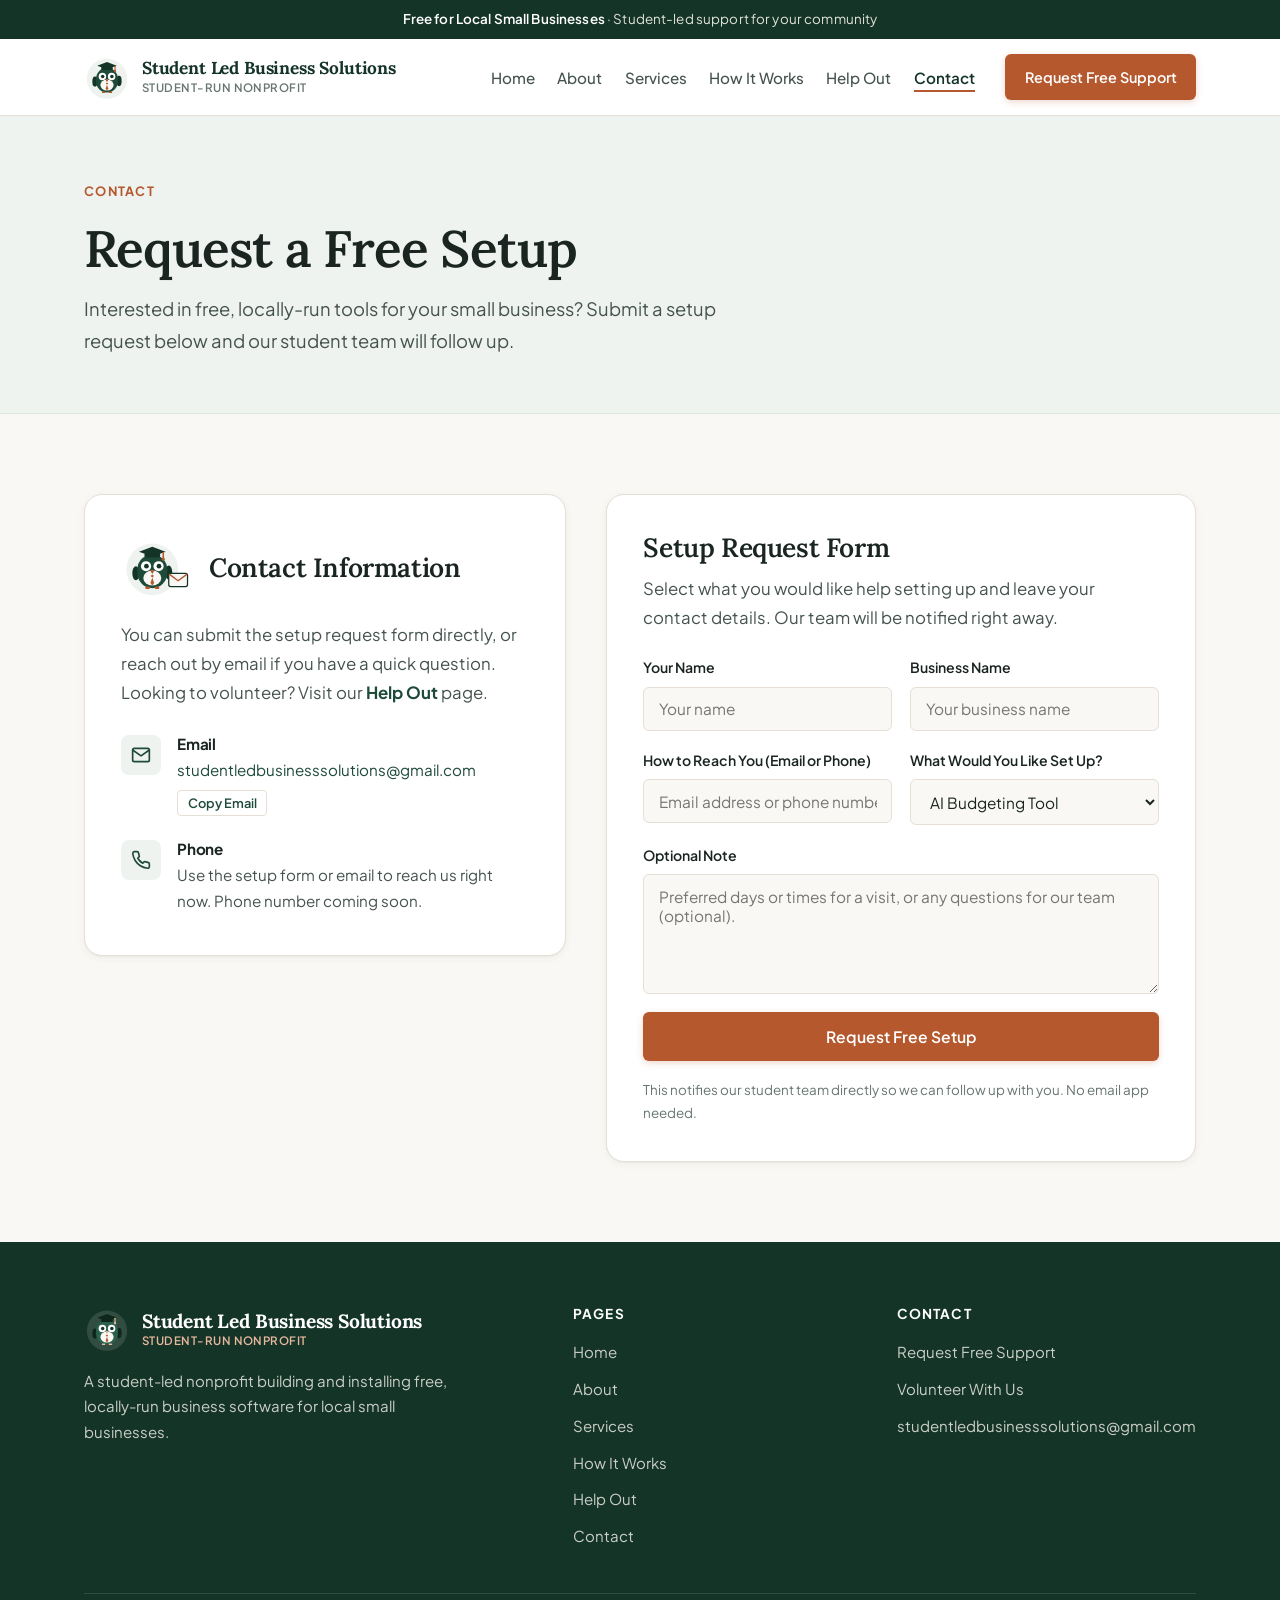
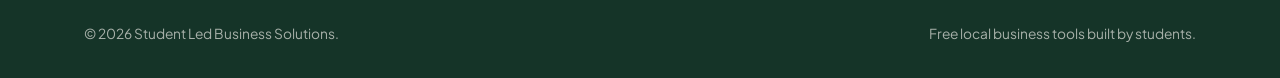
<file: contact.html>
<!DOCTYPE html>
<html lang="en">
<head>
    <meta charset="UTF-8">
    <meta name="viewport" content="width=device-width, initial-scale=1.0">
    <meta name="description" content="Contact Student Led Business Solutions to request free, locally-run business software setup.">
    <title>Contact Us | Student Led Business Solutions</title>
    <link rel="preconnect" href="https://fonts.googleapis.com">
    <link rel="preconnect" href="https://fonts.gstatic.com" crossorigin>
    <link href="https://fonts.googleapis.com/css2?family=Lora:ital,wght@0,500;0,600;0,700;1,500&family=Plus+Jakarta+Sans:wght@400;500;600;700&display=swap" rel="stylesheet">
    <link rel="stylesheet" href="css/styles.css">
</head>
<body>
    <div class="utility-bar">
        <strong>Free for Local Small Businesses</strong> &middot; Student-led support for your community
    </div>

    <header>
        <nav class="navbar" aria-label="Primary Navigation">
            <a href="index.html" class="brand" id="nav-brand">
                <svg class="brand-mark" viewBox="0 0 80 80" fill="none" xmlns="http://www.w3.org/2000/svg" aria-hidden="true">
                    <circle cx="40" cy="43" r="35" fill="#EEF3EF"/>
                    <ellipse cx="19" cy="48" rx="4.5" ry="9" fill="#153428"/>
                    <ellipse class="mascot-wing-right" cx="61" cy="47" rx="4.5" ry="9" fill="#153428"/>
                    <rect x="21" y="24" width="38" height="43" rx="19" fill="#1E4A3A"/>
                    <ellipse cx="40" cy="54" rx="11.5" ry="9.5" fill="#FAF8F4"/>
                    <polygon points="40,49.5 42.2,51.5 40,53.5 37.8,51.5" fill="#B5582E"/>
                    <polygon points="40,53.5 42.4,60.5 40,63.5 37.6,60.5" fill="#B5582E"/>
                    <circle cx="32" cy="39" r="6.5" fill="#FFFFFF"/>
                    <circle cx="48" cy="39" r="6.5" fill="#FFFFFF"/>
                    <circle class="mascot-eye" cx="32.5" cy="39" r="3" fill="#153428"/>
                    <circle class="mascot-eye" cx="48.5" cy="39" r="3" fill="#153428"/>
                    <polygon points="37,44 43,44 40,49" fill="#B5582E"/>
                    <rect x="30" y="22" width="20" height="6" rx="2" fill="#153428"/>
                    <polygon points="40,14 57,20.5 40,26.5 23,20.5" fill="#153428"/>
                    <line x1="54" y1="21.5" x2="54" y2="29" stroke="#B5582E" stroke-width="2" stroke-linecap="round"/>
                    <circle cx="54" cy="30" r="2" fill="#B5582E"/>
                    <rect x="31" y="65" width="6" height="3" rx="1.5" fill="#B5582E"/>
                    <rect x="43" y="65" width="6" height="3" rx="1.5" fill="#B5582E"/>
                </svg>
                <span class="brand-text">
                    <span class="brand-name">Student Led Business Solutions</span>
                    <span class="brand-sub">Student-Run Nonprofit</span>
                </span>
            </a>

            <ul class="nav-menu" id="primary-nav-menu">
                <li><a href="index.html" class="nav-link" id="nav-home">Home</a></li>
                <li><a href="about.html" class="nav-link" id="nav-about">About</a></li>
                <li><a href="services.html" class="nav-link" id="nav-services">Services</a></li>
                <li><a href="how-it-works.html" class="nav-link" id="nav-how-it-works">How It Works</a></li>
                <li><a href="help-out.html" class="nav-link" id="nav-help-out">Help Out</a></li>
                <li><a href="contact.html" class="nav-link active" id="nav-contact">Contact</a></li>
                <li class="nav-cta"><a href="contact.html" class="btn btn-primary btn-sm" id="nav-cta-btn">Request Free Support</a></li>
            </ul>

            <button class="hamburger" id="mobile-menu-toggle" aria-label="Toggle navigation menu" aria-expanded="false" aria-controls="primary-nav-menu">
                <span class="bar"></span>
                <span class="bar"></span>
                <span class="bar"></span>
            </button>
        </nav>
    </header>

    <main>
        <section class="page-header">
            <div class="container">
                <span class="eyebrow">Contact</span>
                <h1>Request a Free Setup</h1>
                <p class="lead">Interested in free, locally-run tools for your small business? Submit a setup request below and our student team will follow up.</p>
            </div>
        </section>

        <section class="band">
            <div class="container contact-layout">
                <div class="contact-panel reveal">
                    <div class="ollie-inline-header">
                        <svg class="ollie-scene" viewBox="0 0 92 80" fill="none" xmlns="http://www.w3.org/2000/svg" aria-hidden="true">
                            <circle cx="40" cy="43" r="33" fill="#EEF3EF"/>
                            <ellipse cx="19" cy="48" rx="4.5" ry="9" fill="#153428"/>
                            <ellipse class="mascot-wing-right" cx="61" cy="47" rx="4.5" ry="9" fill="#153428"/>
                            <rect x="21" y="24" width="38" height="43" rx="19" fill="#1E4A3A"/>
                            <ellipse cx="40" cy="54" rx="11.5" ry="9.5" fill="#FAF8F4"/>
                            <polygon points="40,49.5 42.2,51.5 40,53.5 37.8,51.5" fill="#B5582E"/>
                            <polygon points="40,53.5 42.4,60.5 40,63.5 37.6,60.5" fill="#B5582E"/>
                            <circle cx="32" cy="39" r="6.5" fill="#FFFFFF"/>
                            <circle cx="48" cy="39" r="6.5" fill="#FFFFFF"/>
                            <circle class="mascot-eye" cx="32.5" cy="39" r="3" fill="#153428"/>
                            <circle class="mascot-eye" cx="48.5" cy="39" r="3" fill="#153428"/>
                            <polygon points="37,44 43,44 40,49" fill="#B5582E"/>
                            <rect x="30" y="22" width="20" height="6" rx="2" fill="#153428"/>
                            <polygon points="40,14 57,20.5 40,26.5 23,20.5" fill="#153428"/>
                            <line x1="54" y1="21.5" x2="54" y2="29" stroke="#B5582E" stroke-width="2" stroke-linecap="round"/>
                            <circle cx="54" cy="30" r="2" fill="#B5582E"/>
                            <rect x="31" y="65" width="6" height="3" rx="1.5" fill="#B5582E"/>
                            <rect x="43" y="65" width="6" height="3" rx="1.5" fill="#B5582E"/>
                            <!-- Tiny Envelope -->
                            <rect x="61" y="48" width="24" height="17" rx="2.5" fill="#FAF8F4" stroke="#153428" stroke-width="1.6"/>
                            <polyline points="62,49.5 73,57.5 84,49.5" stroke="#B5582E" stroke-width="1.8" stroke-linecap="round" stroke-linejoin="round"/>
                        </svg>
                        <h2>Contact Information</h2>
                    </div>
                    <p>You can submit the setup request form directly, or reach out by email if you have a quick question. Looking to volunteer? Visit our <a href="help-out.html"><strong>Help Out</strong></a> page.</p>

                    <div class="contact-detail-list">
                        <div class="contact-detail">
                            <span class="contact-icon" aria-hidden="true">
                                <svg width="20" height="20" viewBox="0 0 24 24" fill="none" stroke="currentColor" stroke-width="2" stroke-linecap="round" stroke-linejoin="round"><path d="M4 4h16c1.1 0 2 .9 2 2v12c0 1.1-.9 2-2 2H4c-1.1 0-2-.9-2-2V6c0-1.1.9-2 2-2z"/><polyline points="22,6 12,13 2,6"/></svg>
                            </span>
                            <div>
                                <h3>Email</h3>
                                <p><a href="mailto:studentledbusinesssolutions@gmail.com">studentledbusinesssolutions@gmail.com</a></p>
                                <button type="button" class="copy-btn" id="copy-email-btn" data-copy-email="studentledbusinesssolutions@gmail.com">Copy Email</button>
                            </div>
                        </div>

                        <div class="contact-detail">
                            <span class="contact-icon" aria-hidden="true">
                                <svg width="20" height="20" viewBox="0 0 24 24" fill="none" stroke="currentColor" stroke-width="2" stroke-linecap="round" stroke-linejoin="round"><path d="M22 16.92v3a2 2 0 0 1-2.18 2 19.79 19.79 0 0 1-8.63-3.07 19.5 19.5 0 0 1-6-6 19.79 19.79 0 0 1-3.07-8.67A2 2 0 0 1 4.11 2h3a2 2 0 0 1 2 1.72 12.84 12.84 0 0 0 .7 2.81 2 2 0 0 1-.45 2.11L8.09 9.91a16 16 0 0 0 6 6l1.27-1.27a2 2 0 0 1 2.11-.45 12.84 12.84 0 0 0 2.81.7A2 2 0 0 1 22 16.92z"/></svg>
                            </span>
                            <div>
                                <h3>Phone</h3>
                                <!-- TODO: Add official phone number when available -->
                                <p>Use the setup form or email to reach us right now. Phone number coming soon.</p>
                            </div>
                        </div>
                    </div>
                </div>

                <div class="contact-panel reveal">
                    <h2>Setup Request Form</h2>
                    <p>Select what you would like help setting up and leave your contact details. Our team will be notified right away.</p>

                    <form id="contact-request-form" class="form-grid" action="https://formsubmit.co/studentledbusinesssolutions@gmail.com" method="POST">
                        <input type="text" name="_honey" style="display:none" tabindex="-1" autocomplete="off">
                        <input type="hidden" name="_captcha" value="false">
                        <input type="hidden" name="_template" value="table">

                        <div class="form-group">
                            <label for="contact-name">Your Name</label>
                            <input type="text" id="contact-name" name="name" placeholder="Your name" required>
                        </div>

                        <div class="form-group">
                            <label for="contact-business">Business Name</label>
                            <input type="text" id="contact-business" name="business" placeholder="Your business name" required>
                        </div>

                        <div class="form-group">
                            <label for="contact-email">How to Reach You (Email or Phone)</label>
                            <input type="text" id="contact-email" name="contact_info" placeholder="Email address or phone number" required>
                        </div>

                        <div class="form-group">
                            <label for="contact-topic">What Would You Like Set Up?</label>
                            <select id="contact-topic" name="topic">
                                <option value="AI Budgeting Tool">AI Budgeting Tool</option>
                                <option value="General Question">General Question</option>
                            </select>
                        </div>

                        <div class="form-group full">
                            <label for="contact-message">Optional Note</label>
                            <textarea id="contact-message" name="message" placeholder="Preferred days or times for a visit, or any questions for our team (optional)."></textarea>
                        </div>

                        <div class="form-group full">
                            <button type="submit" class="btn btn-primary" id="contact-submit-btn">Request Free Setup</button>
                            <p class="form-note">This notifies our student team directly so we can follow up with you. No email app needed.</p>
                        </div>
                    </form>

                    <div id="form-feedback" class="form-feedback" role="status" aria-live="polite"></div>
                </div>
            </div>
        </section>
    </main>

    <footer>
        <div class="container">
            <div class="footer-grid">
                <div class="footer-brand">
                    <a href="index.html" class="brand">
                        <svg class="brand-mark" viewBox="0 0 80 80" fill="none" xmlns="http://www.w3.org/2000/svg" aria-hidden="true">
                            <circle cx="40" cy="43" r="35" fill="rgba(255,255,255,0.12)"/>
                            <ellipse cx="19" cy="48" rx="4.5" ry="9" fill="#0F261D"/>
                            <ellipse class="mascot-wing-right" cx="61" cy="47" rx="4.5" ry="9" fill="#0F261D"/>
                            <rect x="21" y="24" width="38" height="43" rx="19" fill="#29614C"/>
                            <ellipse cx="40" cy="54" rx="11.5" ry="9.5" fill="#FAF8F4"/>
                            <polygon points="40,49.5 42.2,51.5 40,53.5 37.8,51.5" fill="#B5582E"/>
                            <polygon points="40,53.5 42.4,60.5 40,63.5 37.6,60.5" fill="#B5582E"/>
                            <circle cx="32" cy="39" r="6.5" fill="#FFFFFF"/>
                            <circle cx="48" cy="39" r="6.5" fill="#FFFFFF"/>
                            <circle class="mascot-eye" cx="32.5" cy="39" r="3" fill="#153428"/>
                            <circle class="mascot-eye" cx="48.5" cy="39" r="3" fill="#153428"/>
                            <polygon points="37,44 43,44 40,49" fill="#E7B89C"/>
                            <rect x="30" y="22" width="20" height="6" rx="2" fill="#0F261D"/>
                            <polygon points="40,14 57,20.5 40,26.5 23,20.5" fill="#0F261D"/>
                            <line x1="54" y1="21.5" x2="54" y2="29" stroke="#E7B89C" stroke-width="2" stroke-linecap="round"/>
                            <circle cx="54" cy="30" r="2" fill="#E7B89C"/>
                            <rect x="31" y="65" width="6" height="3" rx="1.5" fill="#E7B89C"/>
                            <rect x="43" y="65" width="6" height="3" rx="1.5" fill="#E7B89C"/>
                        </svg>
                        <span class="brand-text">
                            <span class="brand-name">Student Led Business Solutions</span>
                            <span class="brand-sub">Student-Run Nonprofit</span>
                        </span>
                    </a>
                    <p>A student-led nonprofit building and installing free, locally-run business software for local small businesses.</p>
                </div>

                <div class="footer-col">
                    <h4>Pages</h4>
                    <ul class="footer-links">
                        <li><a href="index.html">Home</a></li>
                        <li><a href="about.html">About</a></li>
                        <li><a href="services.html">Services</a></li>
                        <li><a href="how-it-works.html">How It Works</a></li>
                        <li><a href="help-out.html">Help Out</a></li>
                        <li><a href="contact.html">Contact</a></li>
                    </ul>
                </div>

                <div class="footer-col">
                    <h4>Contact</h4>
                    <ul class="footer-links">
                        <li><a href="contact.html">Request Free Support</a></li>
                        <li><a href="help-out.html">Volunteer With Us</a></li>
                        <li><a href="mailto:studentledbusinesssolutions@gmail.com">studentledbusinesssolutions@gmail.com</a></li>
                    </ul>
                </div>
            </div>

            <div class="footer-bottom">
                <p>&copy; 2026 Student Led Business Solutions.</p>
                <p>Free local business tools built by students.</p>
            </div>
        </div>
    </footer>

    <script src="js/main.js"></script>
</body>
</html>
</file>
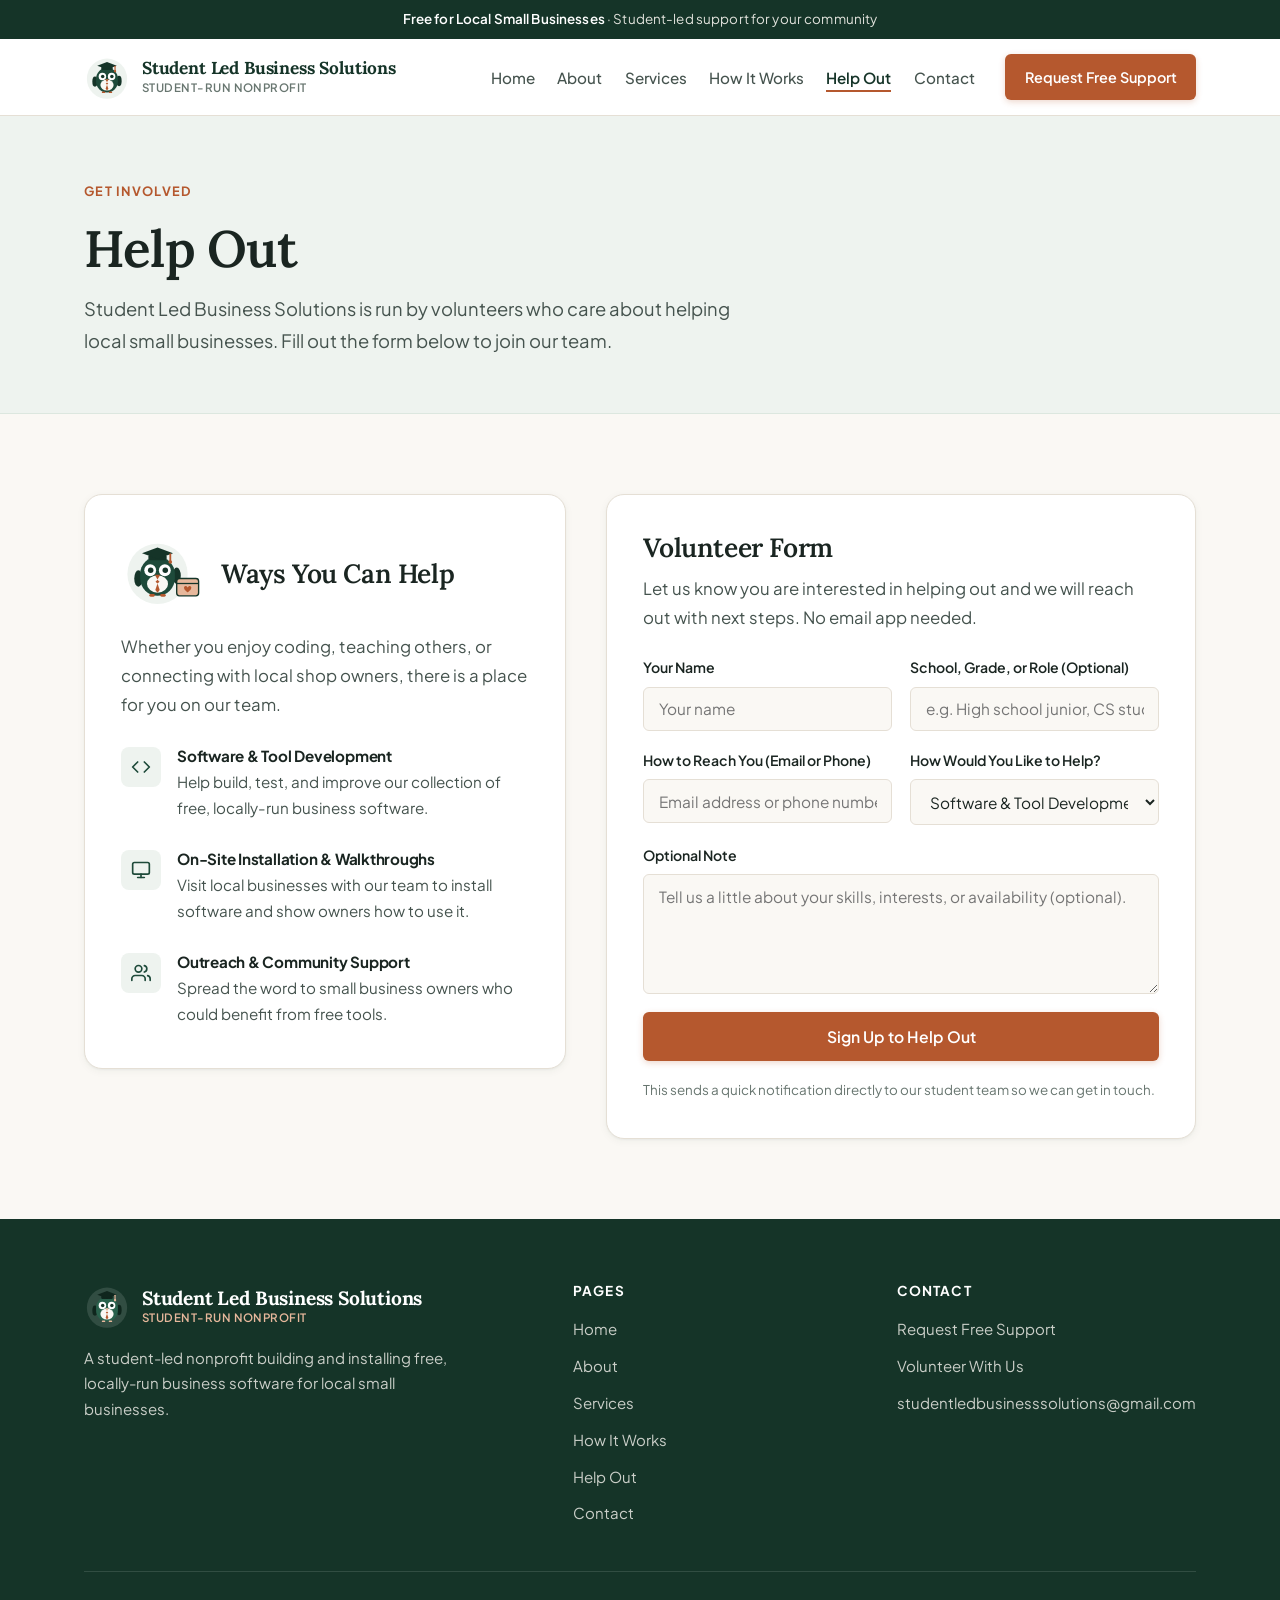
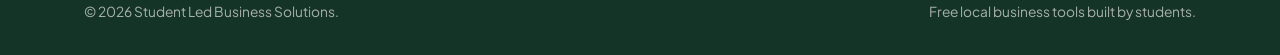
<file: help-out.html>
<!DOCTYPE html>
<html lang="en">
<head>
    <meta charset="UTF-8">
    <meta name="viewport" content="width=device-width, initial-scale=1.0">
    <meta name="description" content="Volunteer and help out with Student Led Business Solutions by building free local tools, assisting with business setups, or supporting community outreach.">
    <title>Help Out | Student Led Business Solutions</title>
    <link rel="preconnect" href="https://fonts.googleapis.com">
    <link rel="preconnect" href="https://fonts.gstatic.com" crossorigin>
    <link href="https://fonts.googleapis.com/css2?family=Lora:ital,wght@0,500;0,600;0,700;1,500&family=Plus+Jakarta+Sans:wght@400;500;600;700&display=swap" rel="stylesheet">
    <link rel="stylesheet" href="css/styles.css">
</head>
<body>
    <div class="utility-bar">
        <strong>Free for Local Small Businesses</strong> &middot; Student-led support for your community
    </div>

    <header>
        <nav class="navbar" aria-label="Primary Navigation">
            <a href="index.html" class="brand" id="nav-brand">
                <svg class="brand-mark" viewBox="0 0 80 80" fill="none" xmlns="http://www.w3.org/2000/svg" aria-hidden="true">
                    <circle cx="40" cy="43" r="35" fill="#EEF3EF"/>
                    <ellipse cx="19" cy="48" rx="4.5" ry="9" fill="#153428"/>
                    <ellipse class="mascot-wing-right" cx="61" cy="47" rx="4.5" ry="9" fill="#153428"/>
                    <rect x="21" y="24" width="38" height="43" rx="19" fill="#1E4A3A"/>
                    <ellipse cx="40" cy="54" rx="11.5" ry="9.5" fill="#FAF8F4"/>
                    <polygon points="40,49.5 42.2,51.5 40,53.5 37.8,51.5" fill="#B5582E"/>
                    <polygon points="40,53.5 42.4,60.5 40,63.5 37.6,60.5" fill="#B5582E"/>
                    <circle cx="32" cy="39" r="6.5" fill="#FFFFFF"/>
                    <circle cx="48" cy="39" r="6.5" fill="#FFFFFF"/>
                    <circle class="mascot-eye" cx="32.5" cy="39" r="3" fill="#153428"/>
                    <circle class="mascot-eye" cx="48.5" cy="39" r="3" fill="#153428"/>
                    <polygon points="37,44 43,44 40,49" fill="#B5582E"/>
                    <rect x="30" y="22" width="20" height="6" rx="2" fill="#153428"/>
                    <polygon points="40,14 57,20.5 40,26.5 23,20.5" fill="#153428"/>
                    <line x1="54" y1="21.5" x2="54" y2="29" stroke="#B5582E" stroke-width="2" stroke-linecap="round"/>
                    <circle cx="54" cy="30" r="2" fill="#B5582E"/>
                    <rect x="31" y="65" width="6" height="3" rx="1.5" fill="#B5582E"/>
                    <rect x="43" y="65" width="6" height="3" rx="1.5" fill="#B5582E"/>
                </svg>
                <span class="brand-text">
                    <span class="brand-name">Student Led Business Solutions</span>
                    <span class="brand-sub">Student-Run Nonprofit</span>
                </span>
            </a>

            <ul class="nav-menu" id="primary-nav-menu">
                <li><a href="index.html" class="nav-link" id="nav-home">Home</a></li>
                <li><a href="about.html" class="nav-link" id="nav-about">About</a></li>
                <li><a href="services.html" class="nav-link" id="nav-services">Services</a></li>
                <li><a href="how-it-works.html" class="nav-link" id="nav-how-it-works">How It Works</a></li>
                <li><a href="help-out.html" class="nav-link active" id="nav-help-out">Help Out</a></li>
                <li><a href="contact.html" class="nav-link" id="nav-contact">Contact</a></li>
                <li class="nav-cta"><a href="contact.html" class="btn btn-primary btn-sm" id="nav-cta-btn">Request Free Support</a></li>
            </ul>

            <button class="hamburger" id="mobile-menu-toggle" aria-label="Toggle navigation menu" aria-expanded="false" aria-controls="primary-nav-menu">
                <span class="bar"></span>
                <span class="bar"></span>
                <span class="bar"></span>
            </button>
        </nav>
    </header>

    <main>
        <section class="page-header">
            <div class="container">
                <span class="eyebrow">Get Involved</span>
                <h1>Help Out</h1>
                <p class="lead">Student Led Business Solutions is run by volunteers who care about helping local small businesses. Fill out the form below to join our team.</p>
            </div>
        </section>

        <section class="band">
            <div class="container contact-layout">
                <div class="contact-panel reveal">
                    <div class="ollie-inline-header">
                        <svg class="ollie-scene ollie-scene-lg" viewBox="0 0 92 84" fill="none" xmlns="http://www.w3.org/2000/svg" aria-hidden="true">
                            <circle cx="40" cy="43" r="33" fill="#EEF3EF"/>
                            <ellipse cx="19" cy="48" rx="4.5" ry="9" fill="#153428"/>
                            <ellipse class="mascot-wing-right" cx="61" cy="45" rx="4.5" ry="9" fill="#153428"/>
                            <rect x="21" y="24" width="38" height="43" rx="19" fill="#1E4A3A"/>
                            <ellipse cx="40" cy="54" rx="11.5" ry="9.5" fill="#FAF8F4"/>
                            <polygon points="40,49.5 42.2,51.5 40,53.5 37.8,51.5" fill="#B5582E"/>
                            <polygon points="40,53.5 42.4,60.5 40,63.5 37.6,60.5" fill="#B5582E"/>
                            <circle cx="32" cy="39" r="6.5" fill="#FFFFFF"/>
                            <circle cx="48" cy="39" r="6.5" fill="#FFFFFF"/>
                            <circle class="mascot-eye" cx="32.5" cy="39" r="3" fill="#153428"/>
                            <circle class="mascot-eye" cx="48.5" cy="39" r="3" fill="#153428"/>
                            <polygon points="37,44 43,44 40,49" fill="#B5582E"/>
                            <rect x="30" y="22" width="20" height="6" rx="2" fill="#153428"/>
                            <polygon points="40,14 57,20.5 40,26.5 23,20.5" fill="#153428"/>
                            <line x1="54" y1="21.5" x2="54" y2="29" stroke="#B5582E" stroke-width="2" stroke-linecap="round"/>
                            <circle cx="54" cy="30" r="2" fill="#B5582E"/>
                            <!-- Little Volunteer Care Box with Heart -->
                            <rect x="61" y="48" width="24" height="19" rx="3" fill="#E7B89C" stroke="#153428" stroke-width="1.5"/>
                            <line x1="61" y1="53.5" x2="85" y2="53.5" stroke="#153428" stroke-width="1.4"/>
                            <path d="M77 58.2C77 56.6 75.5 55.6 74.2 56.5C73.6 56.9 73.2 57.5 73 57.9C72.8 57.5 72.4 56.9 71.8 56.5C70.5 55.6 69 56.6 69 58.2C69 60.6 73 63.2 73 63.2C73 63.2 77 60.6 77 58.2Z" fill="#B5582E"/>
                            <rect x="31" y="65" width="6" height="3" rx="1.5" fill="#B5582E"/>
                            <rect x="43" y="65" width="6" height="3" rx="1.5" fill="#B5582E"/>
                        </svg>
                        <h2>Ways You Can Help</h2>
                    </div>
                    <p>Whether you enjoy coding, teaching others, or connecting with local shop owners, there is a place for you on our team.</p>

                    <div class="contact-detail-list">
                        <div class="contact-detail">
                            <span class="contact-icon" aria-hidden="true">
                                <svg width="20" height="20" viewBox="0 0 24 24" fill="none" stroke="currentColor" stroke-width="2" stroke-linecap="round" stroke-linejoin="round"><polyline points="16 18 22 12 16 6"/><polyline points="8 6 2 12 8 18"/></svg>
                            </span>
                            <div>
                                <h3>Software &amp; Tool Development</h3>
                                <p>Help build, test, and improve our collection of free, locally-run business software.</p>
                            </div>
                        </div>

                        <div class="contact-detail">
                            <span class="contact-icon" aria-hidden="true">
                                <svg width="20" height="20" viewBox="0 0 24 24" fill="none" stroke="currentColor" stroke-width="2" stroke-linecap="round" stroke-linejoin="round"><rect x="2" y="3" width="20" height="14" rx="2" ry="2"/><line x1="8" y1="21" x2="16" y2="21"/><line x1="12" y1="17" x2="12" y2="21"/></svg>
                            </span>
                            <div>
                                <h3>On-Site Installation &amp; Walkthroughs</h3>
                                <p>Visit local businesses with our team to install software and show owners how to use it.</p>
                            </div>
                        </div>

                        <div class="contact-detail">
                            <span class="contact-icon" aria-hidden="true">
                                <svg width="20" height="20" viewBox="0 0 24 24" fill="none" stroke="currentColor" stroke-width="2" stroke-linecap="round" stroke-linejoin="round"><path d="M17 21v-2a4 4 0 0 0-4-4H5a4 4 0 0 0-4 4v2"/><circle cx="9" cy="7" r="4"/><path d="M23 21v-2a4 4 0 0 0-3-3.87"/><path d="M16 3.13a4 4 0 0 1 0 7.75"/></svg>
                            </span>
                            <div>
                                <h3>Outreach &amp; Community Support</h3>
                                <p>Spread the word to small business owners who could benefit from free tools.</p>
                            </div>
                        </div>
                    </div>
                </div>

                <div class="contact-panel reveal">
                    <h2>Volunteer Form</h2>
                    <p>Let us know you are interested in helping out and we will reach out with next steps. No email app needed.</p>

                    <form id="volunteer-request-form" class="form-grid" action="https://formsubmit.co/studentledbusinesssolutions@gmail.com" method="POST">
                        <input type="text" name="_honey" style="display:none" tabindex="-1" autocomplete="off">
                        <input type="hidden" name="_captcha" value="false">
                        <input type="hidden" name="_template" value="table">

                        <div class="form-group">
                            <label for="volunteer-name">Your Name</label>
                            <input type="text" id="volunteer-name" name="name" placeholder="Your name" required>
                        </div>

                        <div class="form-group">
                            <label for="volunteer-background">School, Grade, or Role (Optional)</label>
                            <input type="text" id="volunteer-background" name="background" placeholder="e.g. High school junior, CS student">
                        </div>

                        <div class="form-group">
                            <label for="volunteer-contact">How to Reach You (Email or Phone)</label>
                            <input type="text" id="volunteer-contact" name="contact_info" placeholder="Email address or phone number" required>
                        </div>

                        <div class="form-group">
                            <label for="volunteer-role">How Would You Like to Help?</label>
                            <select id="volunteer-role" name="role">
                                <option value="Software & Tool Development">Software &amp; Tool Development</option>
                                <option value="On-Site Installation & Walkthroughs">On-Site Installation &amp; Walkthroughs</option>
                                <option value="Outreach & Community Support">Outreach &amp; Community Support</option>
                                <option value="General Volunteering">General Volunteering</option>
                            </select>
                        </div>

                        <div class="form-group full">
                            <label for="volunteer-message">Optional Note</label>
                            <textarea id="volunteer-message" name="message" placeholder="Tell us a little about your skills, interests, or availability (optional)."></textarea>
                        </div>

                        <div class="form-group full">
                            <button type="submit" class="btn btn-primary" id="volunteer-submit-btn">Sign Up to Help Out</button>
                            <p class="form-note">This sends a quick notification directly to our student team so we can get in touch.</p>
                        </div>
                    </form>

                    <div id="volunteer-feedback" class="form-feedback" role="status" aria-live="polite"></div>
                </div>
            </div>
        </section>
    </main>

    <footer>
        <div class="container">
            <div class="footer-grid">
                <div class="footer-brand">
                    <a href="index.html" class="brand">
                        <svg class="brand-mark" viewBox="0 0 80 80" fill="none" xmlns="http://www.w3.org/2000/svg" aria-hidden="true">
                            <circle cx="40" cy="43" r="35" fill="rgba(255,255,255,0.12)"/>
                            <ellipse cx="19" cy="48" rx="4.5" ry="9" fill="#0F261D"/>
                            <ellipse class="mascot-wing-right" cx="61" cy="47" rx="4.5" ry="9" fill="#0F261D"/>
                            <rect x="21" y="24" width="38" height="43" rx="19" fill="#29614C"/>
                            <ellipse cx="40" cy="54" rx="11.5" ry="9.5" fill="#FAF8F4"/>
                            <polygon points="40,49.5 42.2,51.5 40,53.5 37.8,51.5" fill="#B5582E"/>
                            <polygon points="40,53.5 42.4,60.5 40,63.5 37.6,60.5" fill="#B5582E"/>
                            <circle cx="32" cy="39" r="6.5" fill="#FFFFFF"/>
                            <circle cx="48" cy="39" r="6.5" fill="#FFFFFF"/>
                            <circle class="mascot-eye" cx="32.5" cy="39" r="3" fill="#153428"/>
                            <circle class="mascot-eye" cx="48.5" cy="39" r="3" fill="#153428"/>
                            <polygon points="37,44 43,44 40,49" fill="#E7B89C"/>
                            <rect x="30" y="22" width="20" height="6" rx="2" fill="#0F261D"/>
                            <polygon points="40,14 57,20.5 40,26.5 23,20.5" fill="#0F261D"/>
                            <line x1="54" y1="21.5" x2="54" y2="29" stroke="#E7B89C" stroke-width="2" stroke-linecap="round"/>
                            <circle cx="54" cy="30" r="2" fill="#E7B89C"/>
                            <rect x="31" y="65" width="6" height="3" rx="1.5" fill="#E7B89C"/>
                            <rect x="43" y="65" width="6" height="3" rx="1.5" fill="#E7B89C"/>
                        </svg>
                        <span class="brand-text">
                            <span class="brand-name">Student Led Business Solutions</span>
                            <span class="brand-sub">Student-Run Nonprofit</span>
                        </span>
                    </a>
                    <p>A student-led nonprofit building and installing free, locally-run business software for local small businesses.</p>
                </div>

                <div class="footer-col">
                    <h4>Pages</h4>
                    <ul class="footer-links">
                        <li><a href="index.html">Home</a></li>
                        <li><a href="about.html">About</a></li>
                        <li><a href="services.html">Services</a></li>
                        <li><a href="how-it-works.html">How It Works</a></li>
                        <li><a href="help-out.html">Help Out</a></li>
                        <li><a href="contact.html">Contact</a></li>
                    </ul>
                </div>

                <div class="footer-col">
                    <h4>Contact</h4>
                    <ul class="footer-links">
                        <li><a href="contact.html">Request Free Support</a></li>
                        <li><a href="help-out.html">Volunteer With Us</a></li>
                        <li><a href="mailto:studentledbusinesssolutions@gmail.com">studentledbusinesssolutions@gmail.com</a></li>
                    </ul>
                </div>
            </div>

            <div class="footer-bottom">
                <p>&copy; 2026 Student Led Business Solutions.</p>
                <p>Free local business tools built by students.</p>
            </div>
        </div>
    </footer>

    <script src="js/main.js"></script>
</body>
</html>
</file>
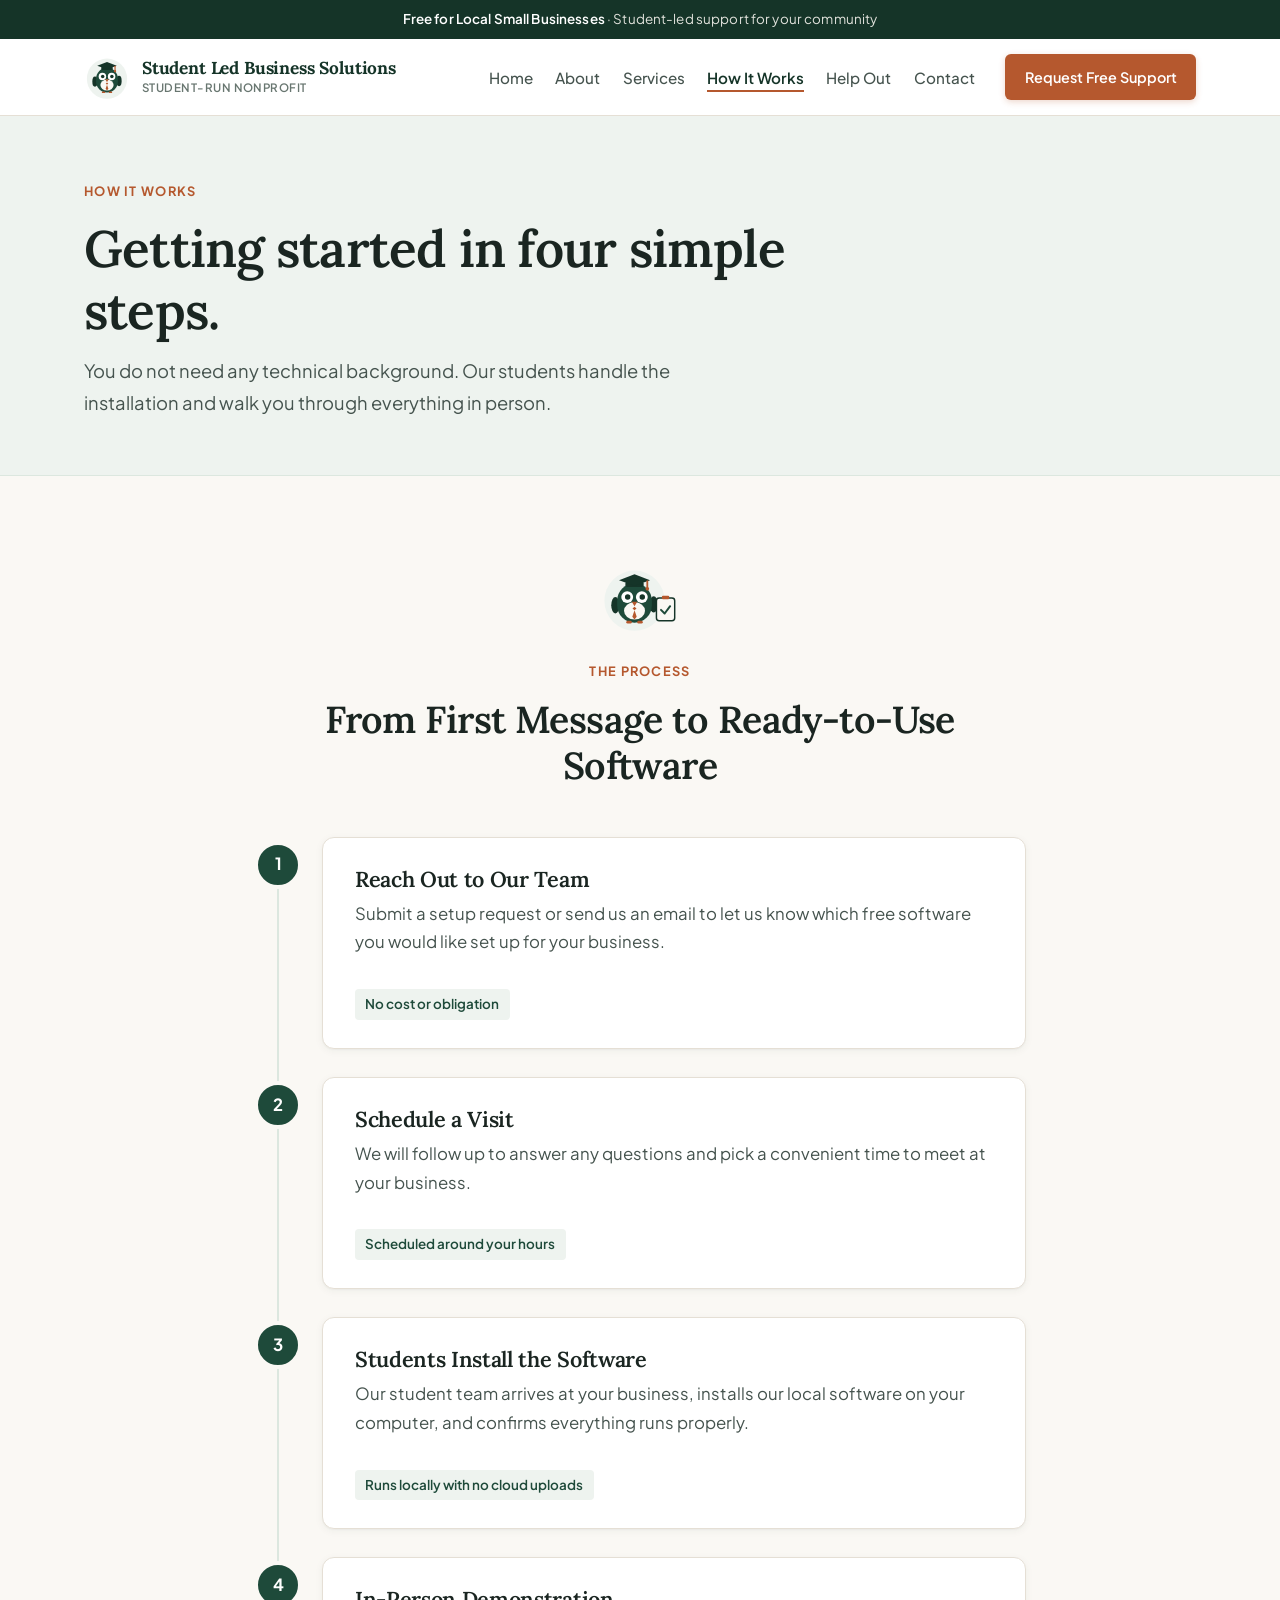
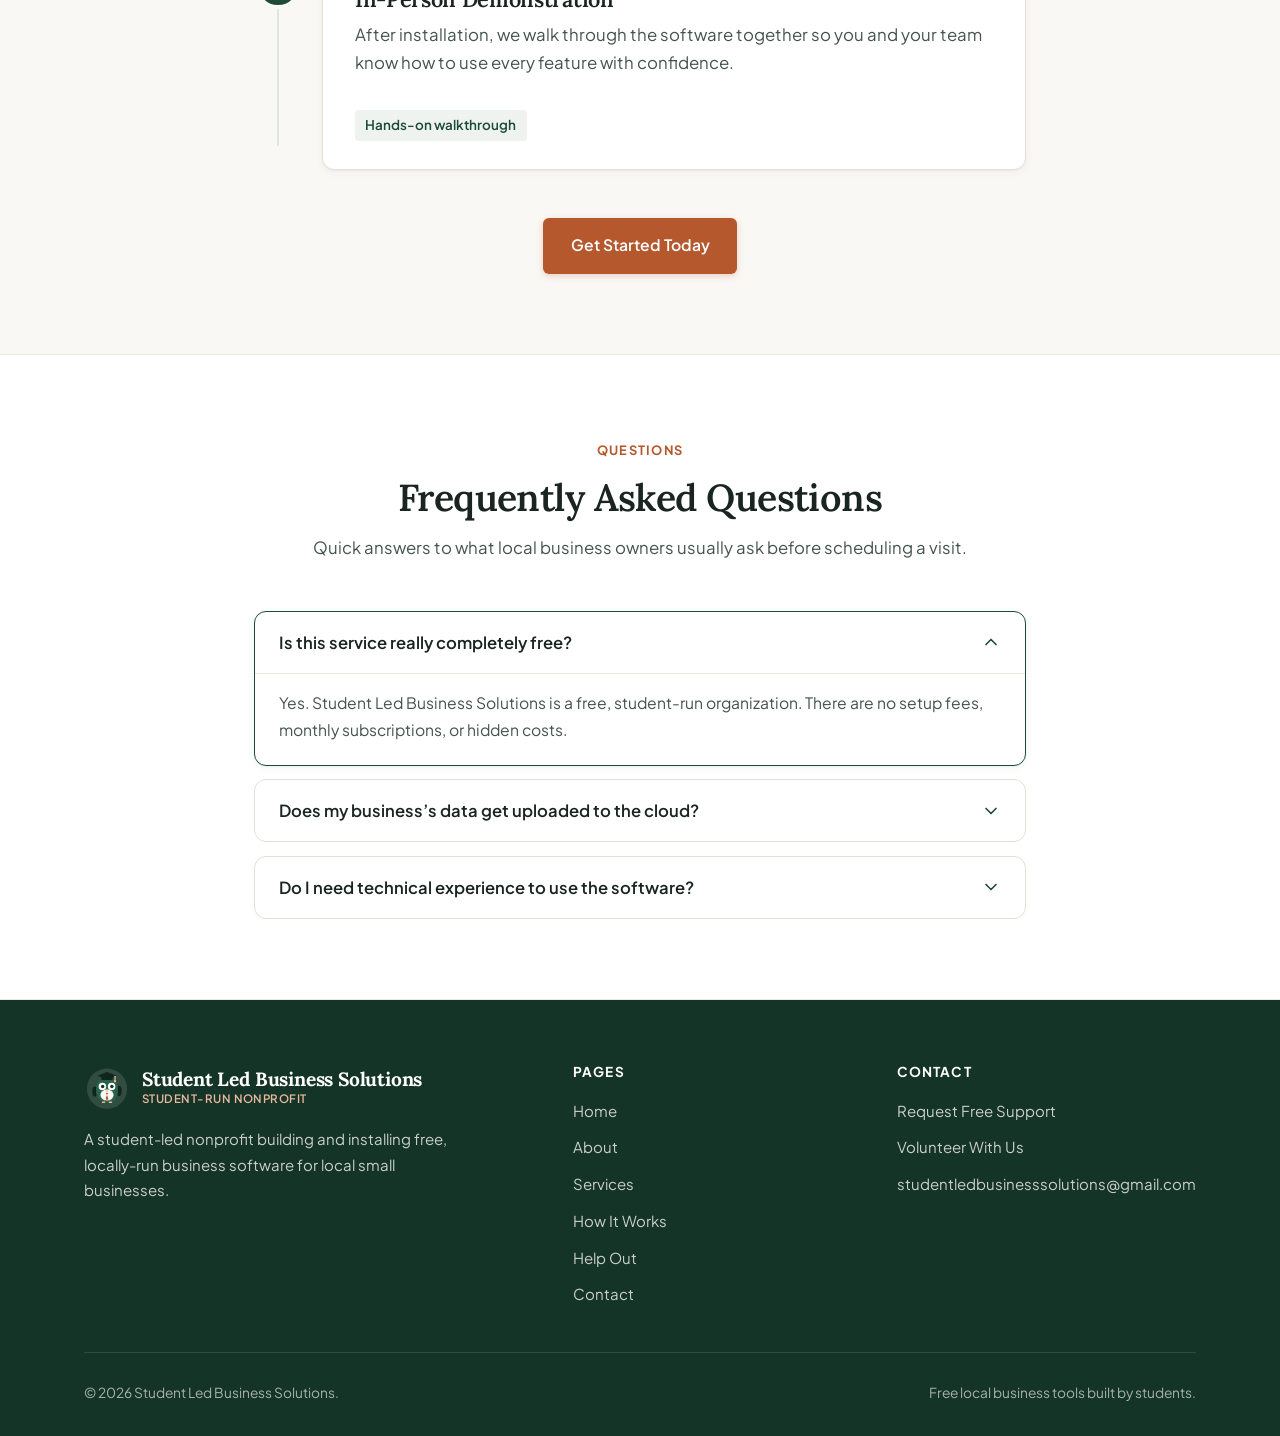
<file: how-it-works.html>
<!DOCTYPE html>
<html lang="en">
<head>
    <meta charset="UTF-8">
    <meta name="viewport" content="width=device-width, initial-scale=1.0">
    <meta name="description" content="Our 4-step process for getting free, locally-run business software installed by Student Led Business Solutions.">
    <title>How It Works | Student Led Business Solutions</title>
    <link rel="preconnect" href="https://fonts.googleapis.com">
    <link rel="preconnect" href="https://fonts.gstatic.com" crossorigin>
    <link href="https://fonts.googleapis.com/css2?family=Lora:ital,wght@0,500;0,600;0,700;1,500&family=Plus+Jakarta+Sans:wght@400;500;600;700&display=swap" rel="stylesheet">
    <link rel="stylesheet" href="css/styles.css">
</head>
<body>
    <div class="utility-bar">
        <strong>Free for Local Small Businesses</strong> &middot; Student-led support for your community
    </div>

    <header>
        <nav class="navbar" aria-label="Primary Navigation">
            <a href="index.html" class="brand" id="nav-brand">
                <svg class="brand-mark" viewBox="0 0 80 80" fill="none" xmlns="http://www.w3.org/2000/svg" aria-hidden="true">
                    <circle cx="40" cy="43" r="35" fill="#EEF3EF"/>
                    <ellipse cx="19" cy="48" rx="4.5" ry="9" fill="#153428"/>
                    <ellipse class="mascot-wing-right" cx="61" cy="47" rx="4.5" ry="9" fill="#153428"/>
                    <rect x="21" y="24" width="38" height="43" rx="19" fill="#1E4A3A"/>
                    <ellipse cx="40" cy="54" rx="11.5" ry="9.5" fill="#FAF8F4"/>
                    <polygon points="40,49.5 42.2,51.5 40,53.5 37.8,51.5" fill="#B5582E"/>
                    <polygon points="40,53.5 42.4,60.5 40,63.5 37.6,60.5" fill="#B5582E"/>
                    <circle cx="32" cy="39" r="6.5" fill="#FFFFFF"/>
                    <circle cx="48" cy="39" r="6.5" fill="#FFFFFF"/>
                    <circle class="mascot-eye" cx="32.5" cy="39" r="3" fill="#153428"/>
                    <circle class="mascot-eye" cx="48.5" cy="39" r="3" fill="#153428"/>
                    <polygon points="37,44 43,44 40,49" fill="#B5582E"/>
                    <rect x="30" y="22" width="20" height="6" rx="2" fill="#153428"/>
                    <polygon points="40,14 57,20.5 40,26.5 23,20.5" fill="#153428"/>
                    <line x1="54" y1="21.5" x2="54" y2="29" stroke="#B5582E" stroke-width="2" stroke-linecap="round"/>
                    <circle cx="54" cy="30" r="2" fill="#B5582E"/>
                    <rect x="31" y="65" width="6" height="3" rx="1.5" fill="#B5582E"/>
                    <rect x="43" y="65" width="6" height="3" rx="1.5" fill="#B5582E"/>
                </svg>
                <span class="brand-text">
                    <span class="brand-name">Student Led Business Solutions</span>
                    <span class="brand-sub">Student-Run Nonprofit</span>
                </span>
            </a>

            <ul class="nav-menu" id="primary-nav-menu">
                <li><a href="index.html" class="nav-link" id="nav-home">Home</a></li>
                <li><a href="about.html" class="nav-link" id="nav-about">About</a></li>
                <li><a href="services.html" class="nav-link" id="nav-services">Services</a></li>
                <li><a href="how-it-works.html" class="nav-link active" id="nav-how-it-works">How It Works</a></li>
                <li><a href="help-out.html" class="nav-link" id="nav-help-out">Help Out</a></li>
                <li><a href="contact.html" class="nav-link" id="nav-contact">Contact</a></li>
                <li class="nav-cta"><a href="contact.html" class="btn btn-primary btn-sm" id="nav-cta-btn">Request Free Support</a></li>
            </ul>

            <button class="hamburger" id="mobile-menu-toggle" aria-label="Toggle navigation menu" aria-expanded="false" aria-controls="primary-nav-menu">
                <span class="bar"></span>
                <span class="bar"></span>
                <span class="bar"></span>
            </button>
        </nav>
    </header>

    <main>
        <section class="page-header">
            <div class="container">
                <span class="eyebrow">How It Works</span>
                <h1>Getting started in four simple steps.</h1>
                <p class="lead">You do not need any technical background. Our students handle the installation and walk you through everything in person.</p>
            </div>
        </section>

        <section class="band">
            <div class="container container-narrow">
                <div class="section-header centered reveal">
                    <div class="ollie-centered">
                        <svg class="ollie-scene ollie-scene-lg" viewBox="0 0 92 80" fill="none" xmlns="http://www.w3.org/2000/svg" aria-hidden="true">
                            <circle cx="40" cy="43" r="33" fill="#EEF3EF"/>
                            <ellipse cx="19" cy="48" rx="4.5" ry="9" fill="#153428"/>
                            <ellipse class="mascot-wing-right" cx="61" cy="47" rx="4.5" ry="9" fill="#153428"/>
                            <rect x="21" y="24" width="38" height="43" rx="19" fill="#1E4A3A"/>
                            <ellipse cx="40" cy="54" rx="11.5" ry="9.5" fill="#FAF8F4"/>
                            <polygon points="40,49.5 42.2,51.5 40,53.5 37.8,51.5" fill="#B5582E"/>
                            <polygon points="40,53.5 42.4,60.5 40,63.5 37.6,60.5" fill="#B5582E"/>
                            <circle cx="32" cy="39" r="6.5" fill="#FFFFFF"/>
                            <circle cx="48" cy="39" r="6.5" fill="#FFFFFF"/>
                            <circle class="mascot-eye" cx="32.5" cy="39" r="3" fill="#153428"/>
                            <circle class="mascot-eye" cx="48.5" cy="39" r="3" fill="#153428"/>
                            <polygon points="37,44 43,44 40,49" fill="#B5582E"/>
                            <rect x="30" y="22" width="20" height="6" rx="2" fill="#153428"/>
                            <polygon points="40,14 57,20.5 40,26.5 23,20.5" fill="#153428"/>
                            <line x1="54" y1="21.5" x2="54" y2="29" stroke="#B5582E" stroke-width="2" stroke-linecap="round"/>
                            <circle cx="54" cy="30" r="2" fill="#B5582E"/>
                            <rect x="31" y="65" width="6" height="3" rx="1.5" fill="#B5582E"/>
                            <rect x="43" y="65" width="6" height="3" rx="1.5" fill="#B5582E"/>
                            <!-- Tiny Clipboard with Checkmark -->
                            <rect x="64" y="40" width="20" height="25" rx="3" fill="#FAF8F4" stroke="#153428" stroke-width="1.6"/>
                            <rect x="70" y="37.5" width="8" height="4" rx="1.2" fill="#B5582E"/>
                            <polyline points="69,53 73,57 79,49" stroke="#1E4A3A" stroke-width="2.2" stroke-linecap="round" stroke-linejoin="round"/>
                        </svg>
                    </div>
                    <span class="eyebrow">The Process</span>
                    <h2>From First Message to Ready-to-Use Software</h2>
                </div>

                <ol class="timeline">
                    <li class="timeline-item reveal">
                        <span class="timeline-badge" aria-hidden="true">1</span>
                        <div class="timeline-content">
                            <h3>Reach Out to Our Team</h3>
                            <p>Submit a setup request or send us an email to let us know which free software you would like set up for your business.</p>
                            <span class="timeline-meta">No cost or obligation</span>
                        </div>
                    </li>

                    <li class="timeline-item reveal">
                        <span class="timeline-badge" aria-hidden="true">2</span>
                        <div class="timeline-content">
                            <h3>Schedule a Visit</h3>
                            <p>We will follow up to answer any questions and pick a convenient time to meet at your business.</p>
                            <span class="timeline-meta">Scheduled around your hours</span>
                        </div>
                    </li>

                    <li class="timeline-item reveal">
                        <span class="timeline-badge" aria-hidden="true">3</span>
                        <div class="timeline-content">
                            <h3>Students Install the Software</h3>
                            <p>Our student team arrives at your business, installs our local software on your computer, and confirms everything runs properly.</p>
                            <span class="timeline-meta">Runs locally with no cloud uploads</span>
                        </div>
                    </li>

                    <li class="timeline-item reveal">
                        <span class="timeline-badge" aria-hidden="true">4</span>
                        <div class="timeline-content">
                            <h3>In-Person Demonstration</h3>
                            <p>After installation, we walk through the software together so you and your team know how to use every feature with confidence.</p>
                            <span class="timeline-meta">Hands-on walkthrough</span>
                        </div>
                    </li>
                </ol>

                <div style="text-align: center; margin-top: 3rem;">
                    <a href="contact.html" class="btn btn-primary" id="how-get-started-btn">Get Started Today</a>
                </div>
            </div>
        </section>

        <section class="band band-paper">
            <div class="container container-narrow">
                <div class="section-header centered reveal">
                    <span class="eyebrow">Questions</span>
                    <h2>Frequently Asked Questions</h2>
                    <p>Quick answers to what local business owners usually ask before scheduling a visit.</p>
                </div>

                <div class="faq-list">
                    <div class="faq-item open">
                        <button class="faq-question" id="faq-btn-1" aria-expanded="true" aria-controls="faq-ans-1">
                            <span>Is this service really completely free?</span>
                            <svg class="faq-chevron" width="20" height="20" viewBox="0 0 24 24" fill="none" stroke="currentColor" stroke-width="2" stroke-linecap="round" stroke-linejoin="round" aria-hidden="true"><polyline points="6 9 12 15 18 9"/></svg>
                        </button>
                        <div class="faq-answer" id="faq-ans-1">
                            Yes. Student Led Business Solutions is a free, student-run organization. There are no setup fees, monthly subscriptions, or hidden costs.
                        </div>
                    </div>

                    <div class="faq-item">
                        <button class="faq-question" id="faq-btn-2" aria-expanded="false" aria-controls="faq-ans-2">
                            <span>Does my business&rsquo;s data get uploaded to the cloud?</span>
                            <svg class="faq-chevron" width="20" height="20" viewBox="0 0 24 24" fill="none" stroke="currentColor" stroke-width="2" stroke-linecap="round" stroke-linejoin="round" aria-hidden="true"><polyline points="6 9 12 15 18 9"/></svg>
                        </button>
                        <div class="faq-answer" id="faq-ans-2">
                            No. All of our software runs locally on your own business computer, so your business data stays exclusively with you.
                        </div>
                    </div>

                    <div class="faq-item">
                        <button class="faq-question" id="faq-btn-3" aria-expanded="false" aria-controls="faq-ans-3">
                            <span>Do I need technical experience to use the software?</span>
                            <svg class="faq-chevron" width="20" height="20" viewBox="0 0 24 24" fill="none" stroke="currentColor" stroke-width="2" stroke-linecap="round" stroke-linejoin="round" aria-hidden="true"><polyline points="6 9 12 15 18 9"/></svg>
                        </button>
                        <div class="faq-answer" id="faq-ans-3">
                            Not at all. Our students handle the installation and give you a full walkthrough in person so you feel comfortable using it on your own.
                        </div>
                    </div>
                </div>
            </div>
        </section>
    </main>

    <footer>
        <div class="container">
            <div class="footer-grid">
                <div class="footer-brand">
                    <a href="index.html" class="brand">
                        <svg class="brand-mark" viewBox="0 0 80 80" fill="none" xmlns="http://www.w3.org/2000/svg" aria-hidden="true">
                            <circle cx="40" cy="43" r="35" fill="rgba(255,255,255,0.12)"/>
                            <ellipse cx="19" cy="48" rx="4.5" ry="9" fill="#0F261D"/>
                            <ellipse class="mascot-wing-right" cx="61" cy="47" rx="4.5" ry="9" fill="#0F261D"/>
                            <rect x="21" y="24" width="38" height="43" rx="19" fill="#29614C"/>
                            <ellipse cx="40" cy="54" rx="11.5" ry="9.5" fill="#FAF8F4"/>
                            <polygon points="40,49.5 42.2,51.5 40,53.5 37.8,51.5" fill="#B5582E"/>
                            <polygon points="40,53.5 42.4,60.5 40,63.5 37.6,60.5" fill="#B5582E"/>
                            <circle cx="32" cy="39" r="6.5" fill="#FFFFFF"/>
                            <circle cx="48" cy="39" r="6.5" fill="#FFFFFF"/>
                            <circle class="mascot-eye" cx="32.5" cy="39" r="3" fill="#153428"/>
                            <circle class="mascot-eye" cx="48.5" cy="39" r="3" fill="#153428"/>
                            <polygon points="37,44 43,44 40,49" fill="#E7B89C"/>
                            <rect x="30" y="22" width="20" height="6" rx="2" fill="#0F261D"/>
                            <polygon points="40,14 57,20.5 40,26.5 23,20.5" fill="#0F261D"/>
                            <line x1="54" y1="21.5" x2="54" y2="29" stroke="#E7B89C" stroke-width="2" stroke-linecap="round"/>
                            <circle cx="54" cy="30" r="2" fill="#E7B89C"/>
                            <rect x="31" y="65" width="6" height="3" rx="1.5" fill="#E7B89C"/>
                            <rect x="43" y="65" width="6" height="3" rx="1.5" fill="#E7B89C"/>
                        </svg>
                        <span class="brand-text">
                            <span class="brand-name">Student Led Business Solutions</span>
                            <span class="brand-sub">Student-Run Nonprofit</span>
                        </span>
                    </a>
                    <p>A student-led nonprofit building and installing free, locally-run business software for local small businesses.</p>
                </div>

                <div class="footer-col">
                    <h4>Pages</h4>
                    <ul class="footer-links">
                        <li><a href="index.html">Home</a></li>
                        <li><a href="about.html">About</a></li>
                        <li><a href="services.html">Services</a></li>
                        <li><a href="how-it-works.html">How It Works</a></li>
                        <li><a href="help-out.html">Help Out</a></li>
                        <li><a href="contact.html">Contact</a></li>
                    </ul>
                </div>

                <div class="footer-col">
                    <h4>Contact</h4>
                    <ul class="footer-links">
                        <li><a href="contact.html">Request Free Support</a></li>
                        <li><a href="help-out.html">Volunteer With Us</a></li>
                        <li><a href="mailto:studentledbusinesssolutions@gmail.com">studentledbusinesssolutions@gmail.com</a></li>
                    </ul>
                </div>
            </div>

            <div class="footer-bottom">
                <p>&copy; 2026 Student Led Business Solutions.</p>
                <p>Free local business tools built by students.</p>
            </div>
        </div>
    </footer>

    <script src="js/main.js"></script>
</body>
</html>
</file>
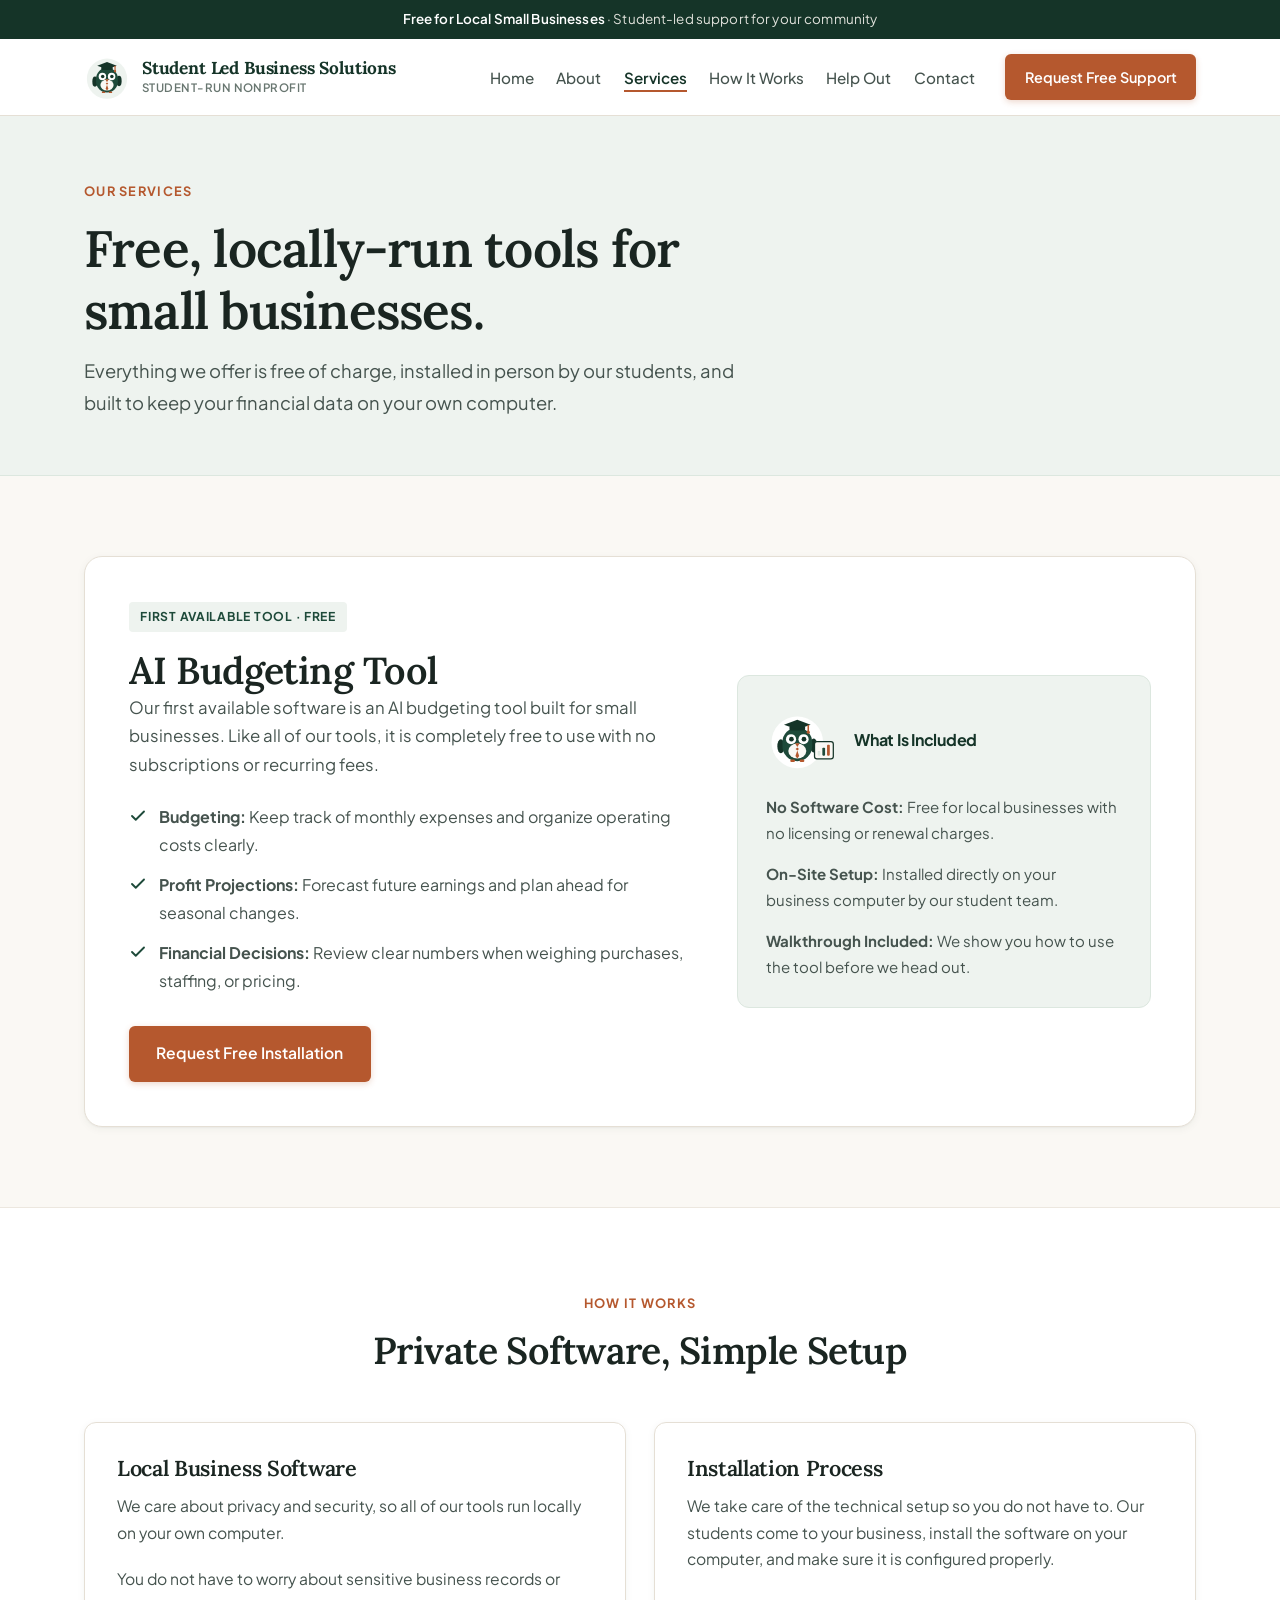
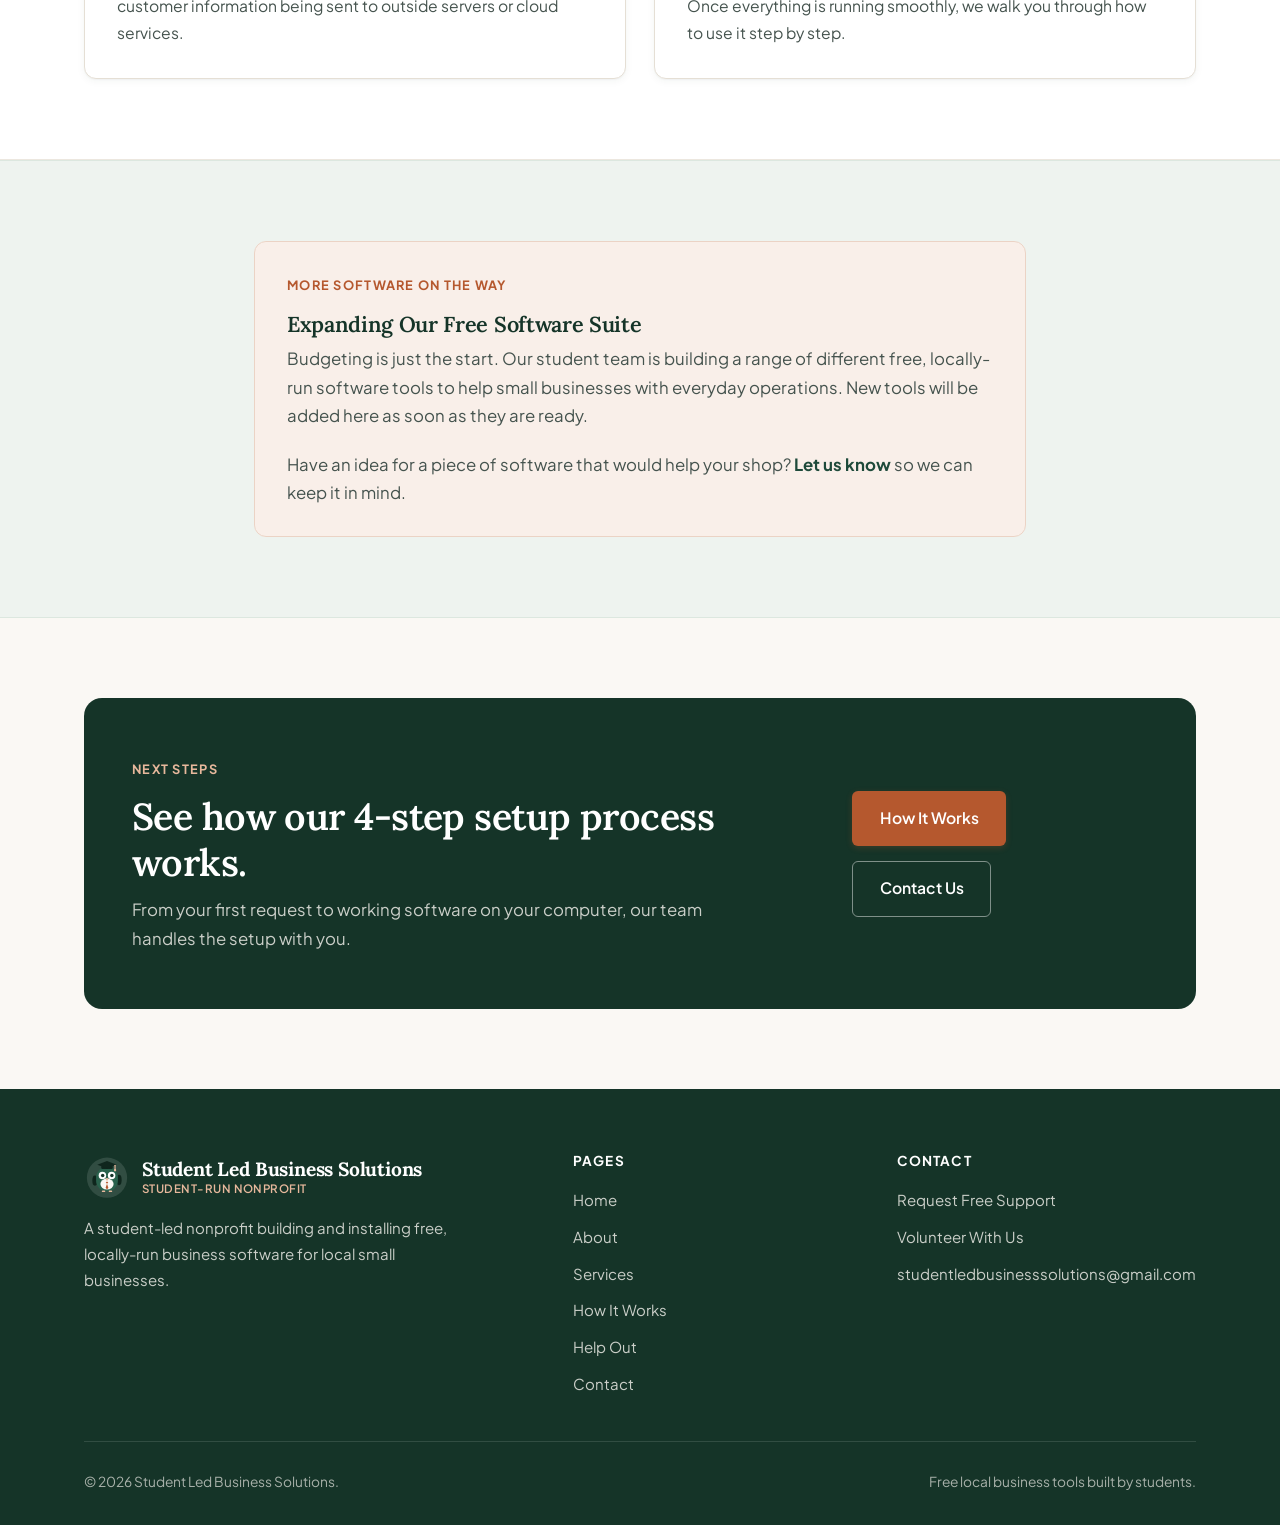
<file: services.html>
<!DOCTYPE html>
<html lang="en">
<head>
    <meta charset="UTF-8">
    <meta name="viewport" content="width=device-width, initial-scale=1.0">
    <meta name="description" content="Free services and locally-run business software from Student Led Business Solutions, including our AI Budgeting Tool and in-person installation.">
    <title>Services | Student Led Business Solutions</title>
    <link rel="preconnect" href="https://fonts.googleapis.com">
    <link rel="preconnect" href="https://fonts.gstatic.com" crossorigin>
    <link href="https://fonts.googleapis.com/css2?family=Lora:ital,wght@0,500;0,600;0,700;1,500&family=Plus+Jakarta+Sans:wght@400;500;600;700&display=swap" rel="stylesheet">
    <link rel="stylesheet" href="css/styles.css">
</head>
<body>
    <div class="utility-bar">
        <strong>Free for Local Small Businesses</strong> &middot; Student-led support for your community
    </div>

    <header>
        <nav class="navbar" aria-label="Primary Navigation">
            <a href="index.html" class="brand" id="nav-brand">
                <svg class="brand-mark" viewBox="0 0 80 80" fill="none" xmlns="http://www.w3.org/2000/svg" aria-hidden="true">
                    <circle cx="40" cy="43" r="35" fill="#EEF3EF"/>
                    <ellipse cx="19" cy="48" rx="4.5" ry="9" fill="#153428"/>
                    <ellipse class="mascot-wing-right" cx="61" cy="47" rx="4.5" ry="9" fill="#153428"/>
                    <rect x="21" y="24" width="38" height="43" rx="19" fill="#1E4A3A"/>
                    <ellipse cx="40" cy="54" rx="11.5" ry="9.5" fill="#FAF8F4"/>
                    <polygon points="40,49.5 42.2,51.5 40,53.5 37.8,51.5" fill="#B5582E"/>
                    <polygon points="40,53.5 42.4,60.5 40,63.5 37.6,60.5" fill="#B5582E"/>
                    <circle cx="32" cy="39" r="6.5" fill="#FFFFFF"/>
                    <circle cx="48" cy="39" r="6.5" fill="#FFFFFF"/>
                    <circle class="mascot-eye" cx="32.5" cy="39" r="3" fill="#153428"/>
                    <circle class="mascot-eye" cx="48.5" cy="39" r="3" fill="#153428"/>
                    <polygon points="37,44 43,44 40,49" fill="#B5582E"/>
                    <rect x="30" y="22" width="20" height="6" rx="2" fill="#153428"/>
                    <polygon points="40,14 57,20.5 40,26.5 23,20.5" fill="#153428"/>
                    <line x1="54" y1="21.5" x2="54" y2="29" stroke="#B5582E" stroke-width="2" stroke-linecap="round"/>
                    <circle cx="54" cy="30" r="2" fill="#B5582E"/>
                    <rect x="31" y="65" width="6" height="3" rx="1.5" fill="#B5582E"/>
                    <rect x="43" y="65" width="6" height="3" rx="1.5" fill="#B5582E"/>
                </svg>
                <span class="brand-text">
                    <span class="brand-name">Student Led Business Solutions</span>
                    <span class="brand-sub">Student-Run Nonprofit</span>
                </span>
            </a>

            <ul class="nav-menu" id="primary-nav-menu">
                <li><a href="index.html" class="nav-link" id="nav-home">Home</a></li>
                <li><a href="about.html" class="nav-link" id="nav-about">About</a></li>
                <li><a href="services.html" class="nav-link active" id="nav-services">Services</a></li>
                <li><a href="how-it-works.html" class="nav-link" id="nav-how-it-works">How It Works</a></li>
                <li><a href="help-out.html" class="nav-link" id="nav-help-out">Help Out</a></li>
                <li><a href="contact.html" class="nav-link" id="nav-contact">Contact</a></li>
                <li class="nav-cta"><a href="contact.html" class="btn btn-primary btn-sm" id="nav-cta-btn">Request Free Support</a></li>
            </ul>

            <button class="hamburger" id="mobile-menu-toggle" aria-label="Toggle navigation menu" aria-expanded="false" aria-controls="primary-nav-menu">
                <span class="bar"></span>
                <span class="bar"></span>
                <span class="bar"></span>
            </button>
        </nav>
    </header>

    <main>
        <section class="page-header">
            <div class="container">
                <span class="eyebrow">Our Services</span>
                <h1>Free, locally-run tools for small businesses.</h1>
                <p class="lead">Everything we offer is free of charge, installed in person by our students, and built to keep your financial data on your own computer.</p>
            </div>
        </section>

        <section class="band">
            <div class="container">
                <div class="program-spotlight reveal">
                    <div>
                        <span class="card-tag">First Available Tool &middot; Free</span>
                        <h2>AI Budgeting Tool</h2>
                        <p>Our first available software is an AI budgeting tool built for small businesses. Like all of our tools, it is completely free to use with no subscriptions or recurring fees.</p>
                        <ul class="check-list">
                            <li>
                                <svg width="18" height="18" viewBox="0 0 24 24" fill="none" stroke="currentColor" stroke-width="2.5" stroke-linecap="round" stroke-linejoin="round" aria-hidden="true"><polyline points="20 6 9 17 4 12"/></svg>
                                <span><strong>Budgeting:</strong> Keep track of monthly expenses and organize operating costs clearly.</span>
                            </li>
                            <li>
                                <svg width="18" height="18" viewBox="0 0 24 24" fill="none" stroke="currentColor" stroke-width="2.5" stroke-linecap="round" stroke-linejoin="round" aria-hidden="true"><polyline points="20 6 9 17 4 12"/></svg>
                                <span><strong>Profit Projections:</strong> Forecast future earnings and plan ahead for seasonal changes.</span>
                            </li>
                            <li>
                                <svg width="18" height="18" viewBox="0 0 24 24" fill="none" stroke="currentColor" stroke-width="2.5" stroke-linecap="round" stroke-linejoin="round" aria-hidden="true"><polyline points="20 6 9 17 4 12"/></svg>
                                <span><strong>Financial Decisions:</strong> Review clear numbers when weighing purchases, staffing, or pricing.</span>
                            </li>
                        </ul>
                        <a href="contact.html" class="btn btn-primary" id="services-request-btn">Request Free Installation</a>
                    </div>

                    <div class="privacy-box">
                        <div class="ollie-inline-header">
                            <svg class="ollie-scene" viewBox="0 0 92 80" fill="none" xmlns="http://www.w3.org/2000/svg" aria-hidden="true">
                                <circle cx="40" cy="43" r="33" fill="#FFFFFF"/>
                                <ellipse cx="19" cy="48" rx="4.5" ry="9" fill="#153428"/>
                                <ellipse class="mascot-wing-right" cx="61" cy="47" rx="4.5" ry="9" fill="#153428"/>
                                <rect x="21" y="24" width="38" height="43" rx="19" fill="#1E4A3A"/>
                                <ellipse cx="40" cy="54" rx="11.5" ry="9.5" fill="#FAF8F4"/>
                                <polygon points="40,49.5 42.2,51.5 40,53.5 37.8,51.5" fill="#B5582E"/>
                                <polygon points="40,53.5 42.4,60.5 40,63.5 37.6,60.5" fill="#B5582E"/>
                                <circle cx="32" cy="39" r="6.5" fill="#FFFFFF"/>
                                <circle cx="48" cy="39" r="6.5" fill="#FFFFFF"/>
                                <circle class="mascot-eye" cx="32.5" cy="39" r="3" fill="#153428"/>
                                <circle class="mascot-eye" cx="48.5" cy="39" r="3" fill="#153428"/>
                                <polygon points="37,44 43,44 40,49" fill="#B5582E"/>
                                <rect x="30" y="22" width="20" height="6" rx="2" fill="#153428"/>
                                <polygon points="40,14 57,20.5 40,26.5 23,20.5" fill="#153428"/>
                                <line x1="54" y1="21.5" x2="54" y2="29" stroke="#B5582E" stroke-width="2" stroke-linecap="round"/>
                                <circle cx="54" cy="30" r="2" fill="#B5582E"/>
                                <rect x="31" y="65" width="6" height="3" rx="1.5" fill="#B5582E"/>
                                <rect x="43" y="65" width="6" height="3" rx="1.5" fill="#B5582E"/>
                                <!-- Tiny Budget Chart Card -->
                                <rect x="62" y="42" width="24" height="22" rx="3" fill="#FAF8F4" stroke="#153428" stroke-width="1.6"/>
                                <rect x="66" y="54" width="3.5" height="6" rx="1" fill="#DCE7DF"/>
                                <rect x="72" y="50" width="3.5" height="10" rx="1" fill="#1E4A3A"/>
                                <rect x="78" y="46" width="3.5" height="14" rx="1" fill="#B5582E"/>
                            </svg>
                            <h4>What Is Included</h4>
                        </div>
                        <p><strong>No Software Cost:</strong> Free for local businesses with no licensing or renewal charges.</p>
                        <p><strong>On-Site Setup:</strong> Installed directly on your business computer by our student team.</p>
                        <p><strong>Walkthrough Included:</strong> We show you how to use the tool before we head out.</p>
                    </div>
                </div>
            </div>
        </section>

        <section class="band band-paper">
            <div class="container">
                <div class="section-header centered reveal">
                    <span class="eyebrow">How It Works</span>
                    <h2>Private Software, Simple Setup</h2>
                </div>

                <div class="card-grid card-grid-2">
                    <article class="card reveal">
                        <h3>Local Business Software</h3>
                        <p>We care about privacy and security, so all of our tools run locally on your own computer.</p>
                        <p>You do not have to worry about sensitive business records or customer information being sent to outside servers or cloud services.</p>
                    </article>

                    <article class="card reveal">
                        <h3>Installation Process</h3>
                        <p>We take care of the technical setup so you do not have to. Our students come to your business, install the software on your computer, and make sure it is configured properly.</p>
                        <p>Once everything is running smoothly, we walk you through how to use it step by step.</p>
                    </article>
                </div>
            </div>
        </section>

        <section class="band band-sage">
            <div class="container container-narrow">
                <div class="notice-card reveal">
                    <span class="eyebrow">More Software On The Way</span>
                    <h3>Expanding Our Free Software Suite</h3>
                    <!-- TODO: Add information about future AI tools when they become available -->
                    <p>Budgeting is just the start. Our student team is building a range of different free, locally-run software tools to help small businesses with everyday operations. New tools will be added here as soon as they are ready.</p>
                    <p style="margin-top: 1rem;">Have an idea for a piece of software that would help your shop? <a href="contact.html"><strong>Let us know</strong></a> so we can keep it in mind.</p>
                </div>
            </div>
        </section>

        <section class="band">
            <div class="container">
                <div class="cta-banner reveal">
                    <div>
                        <span class="eyebrow eyebrow-light">Next Steps</span>
                        <h2>See how our 4-step setup process works.</h2>
                        <p>From your first request to working software on your computer, our team handles the setup with you.</p>
                    </div>
                    <div class="btn-group">
                        <a href="how-it-works.html" class="btn btn-primary" id="services-how-btn">How It Works</a>
                        <a href="contact.html" class="btn btn-outline-light" id="services-contact-btn">Contact Us</a>
                    </div>
                </div>
            </div>
        </section>
    </main>

    <footer>
        <div class="container">
            <div class="footer-grid">
                <div class="footer-brand">
                    <a href="index.html" class="brand">
                        <svg class="brand-mark" viewBox="0 0 80 80" fill="none" xmlns="http://www.w3.org/2000/svg" aria-hidden="true">
                            <circle cx="40" cy="43" r="35" fill="rgba(255,255,255,0.12)"/>
                            <ellipse cx="19" cy="48" rx="4.5" ry="9" fill="#0F261D"/>
                            <ellipse class="mascot-wing-right" cx="61" cy="47" rx="4.5" ry="9" fill="#0F261D"/>
                            <rect x="21" y="24" width="38" height="43" rx="19" fill="#29614C"/>
                            <ellipse cx="40" cy="54" rx="11.5" ry="9.5" fill="#FAF8F4"/>
                            <polygon points="40,49.5 42.2,51.5 40,53.5 37.8,51.5" fill="#B5582E"/>
                            <polygon points="40,53.5 42.4,60.5 40,63.5 37.6,60.5" fill="#B5582E"/>
                            <circle cx="32" cy="39" r="6.5" fill="#FFFFFF"/>
                            <circle cx="48" cy="39" r="6.5" fill="#FFFFFF"/>
                            <circle class="mascot-eye" cx="32.5" cy="39" r="3" fill="#153428"/>
                            <circle class="mascot-eye" cx="48.5" cy="39" r="3" fill="#153428"/>
                            <polygon points="37,44 43,44 40,49" fill="#E7B89C"/>
                            <rect x="30" y="22" width="20" height="6" rx="2" fill="#0F261D"/>
                            <polygon points="40,14 57,20.5 40,26.5 23,20.5" fill="#0F261D"/>
                            <line x1="54" y1="21.5" x2="54" y2="29" stroke="#E7B89C" stroke-width="2" stroke-linecap="round"/>
                            <circle cx="54" cy="30" r="2" fill="#E7B89C"/>
                            <rect x="31" y="65" width="6" height="3" rx="1.5" fill="#E7B89C"/>
                            <rect x="43" y="65" width="6" height="3" rx="1.5" fill="#E7B89C"/>
                        </svg>
                        <span class="brand-text">
                            <span class="brand-name">Student Led Business Solutions</span>
                            <span class="brand-sub">Student-Run Nonprofit</span>
                        </span>
                    </a>
                    <p>A student-led nonprofit building and installing free, locally-run business software for local small businesses.</p>
                </div>

                <div class="footer-col">
                    <h4>Pages</h4>
                    <ul class="footer-links">
                        <li><a href="index.html">Home</a></li>
                        <li><a href="about.html">About</a></li>
                        <li><a href="services.html">Services</a></li>
                        <li><a href="how-it-works.html">How It Works</a></li>
                        <li><a href="help-out.html">Help Out</a></li>
                        <li><a href="contact.html">Contact</a></li>
                    </ul>
                </div>

                <div class="footer-col">
                    <h4>Contact</h4>
                    <ul class="footer-links">
                        <li><a href="contact.html">Request Free Support</a></li>
                        <li><a href="help-out.html">Volunteer With Us</a></li>
                        <li><a href="mailto:studentledbusinesssolutions@gmail.com">studentledbusinesssolutions@gmail.com</a></li>
                    </ul>
                </div>
            </div>

            <div class="footer-bottom">
                <p>&copy; 2026 Student Led Business Solutions.</p>
                <p>Free local business tools built by students.</p>
            </div>
        </div>
    </footer>

    <script src="js/main.js"></script>
</body>
</html>
</file>
<file: css/styles.css>
/* ==========================================================================
   Student Led Business Solutions — Nonprofit Design System
   Warm editorial typography, grounded civic palette, accessible layouts
   ========================================================================== */

:root {
    /* Color Palette */
    --forest-deep: #153428;
    --forest: #1E4A3A;
    --forest-hover: #29614C;
    --sage-bg: #EEF3EF;
    --sage-tint: #DCE7DF;

    --clay: #B5582E;
    --clay-hover: #994823;
    --clay-soft: #F9EFE9;

    --cream: #FAF8F4;
    --paper: #FFFFFF;
    --border-warm: #E5DFD5;
    --border-subtle: #ECE7DF;

    --ink: #1A2521;
    --ink-body: #45534E;
    --ink-muted: #687670;
    --text-on-dark: #F7F5F0;
    --text-on-dark-muted: rgba(247, 245, 240, 0.8);

    /* Typography */
    --font-serif: 'Lora', Georgia, 'Times New Roman', serif;
    --font-sans: 'Plus Jakarta Sans', -apple-system, BlinkMacSystemFont, 'Segoe UI', Roboto, sans-serif;

    /* Layout & Rhythm */
    --max-width: 1160px;
    --radius-sm: 6px;
    --radius-md: 12px;
    --radius-lg: 18px;

    /* Elevation */
    --shadow-sm: 0 2px 8px rgba(21, 52, 40, 0.05), 0 1px 2px rgba(21, 52, 40, 0.04);
    --shadow-md: 0 10px 28px rgba(21, 52, 40, 0.08), 0 2px 6px rgba(21, 52, 40, 0.04);
    --shadow-photo: 0 18px 42px rgba(21, 52, 40, 0.14);

    /* Motion */
    --ease: cubic-bezier(0.22, 1, 0.36, 1);
    --transition: 0.25s var(--ease);
}

/* Reset & Base */
*,
*::before,
*::after {
    margin: 0;
    padding: 0;
    box-sizing: border-box;
}

html {
    scroll-behavior: smooth;
    font-size: 16px;
}

body {
    font-family: var(--font-sans);
    color: var(--ink-body);
    background-color: var(--cream);
    line-height: 1.7;
    display: flex;
    flex-direction: column;
    min-height: 100vh;
    -webkit-font-smoothing: antialiased;
    -moz-osx-font-smoothing: grayscale;
}

main {
    flex: 1;
}

img {
    max-width: 100%;
    height: auto;
    display: block;
}

/* Focus Accessibility */
:focus-visible {
    outline: 3px solid var(--clay);
    outline-offset: 3px;
    border-radius: 4px;
}

/* Typography */
h1, h2, h3, h4 {
    font-family: var(--font-serif);
    color: var(--ink);
    font-weight: 600;
    line-height: 1.22;
    letter-spacing: -0.015em;
}

h1 {
    font-size: clamp(2.15rem, 4vw, 3.25rem);
}

h2 {
    font-size: clamp(1.7rem, 3vw, 2.35rem);
}

h3 {
    font-size: 1.35rem;
}

p {
    margin-bottom: 1.25rem;
    font-size: 1.05rem;
    color: var(--ink-body);
}

p:last-child {
    margin-bottom: 0;
}

a {
    color: var(--forest);
    text-decoration: none;
    transition: color var(--transition);
}

a:hover {
    color: var(--clay);
}

.eyebrow {
    display: inline-block;
    font-family: var(--font-sans);
    font-size: 0.8rem;
    font-weight: 700;
    letter-spacing: 0.1em;
    text-transform: uppercase;
    color: var(--clay);
    margin-bottom: 0.85rem;
}

.eyebrow-light {
    color: #E7B89C;
}

.lead {
    font-size: 1.15rem;
    line-height: 1.75;
    color: var(--ink-body);
}

/* Layout Containers */
.container {
    width: 100%;
    max-width: var(--max-width);
    margin: 0 auto;
    padding: 0 1.5rem;
}

.container-narrow {
    max-width: 820px;
}

.band {
    padding: 5rem 0;
}

.band-sm {
    padding: 3.5rem 0;
}

.band-paper {
    background-color: var(--paper);
    border-top: 1px solid var(--border-subtle);
    border-bottom: 1px solid var(--border-subtle);
}

.band-sage {
    background-color: var(--sage-bg);
    border-top: 1px solid var(--sage-tint);
    border-bottom: 1px solid var(--sage-tint);
}

.band-forest {
    background-color: var(--forest-deep);
    color: var(--text-on-dark);
}

.band-forest h2,
.band-forest h3 {
    color: var(--text-on-dark);
}

.band-forest p {
    color: var(--text-on-dark-muted);
}

/* Top Community Utility Bar */
.utility-bar {
    background-color: var(--forest-deep);
    color: rgba(247, 245, 240, 0.9);
    font-size: 0.84rem;
    padding: 0.5rem 1.5rem;
    text-align: center;
    letter-spacing: 0.01em;
}

.utility-bar strong {
    color: #FFFFFF;
    font-weight: 600;
}

/* Header & Navigation */
header {
    background-color: rgba(255, 255, 255, 0.96);
    backdrop-filter: blur(10px);
    -webkit-backdrop-filter: blur(10px);
    border-bottom: 1px solid var(--border-warm);
    position: sticky;
    top: 0;
    z-index: 1000;
}

.navbar {
    display: flex;
    justify-content: space-between;
    align-items: center;
    max-width: var(--max-width);
    margin: 0 auto;
    padding: 0.95rem 1.5rem;
    gap: 1.5rem;
}

.brand {
    display: flex;
    align-items: center;
    gap: 0.75rem;
    color: var(--ink);
    text-decoration: none;
    flex-shrink: 0;
}

.brand:hover {
    color: var(--forest);
}

.brand-mark {
    width: 46px;
    height: 46px;
    flex-shrink: 0;
}

.brand-text {
    display: flex;
    flex-direction: column;
    line-height: 1.15;
}

.brand-name {
    font-family: var(--font-serif);
    font-size: 1.08rem;
    font-weight: 700;
    color: var(--forest-deep);
    letter-spacing: -0.01em;
}

.brand-sub {
    font-family: var(--font-sans);
    font-size: 0.72rem;
    font-weight: 600;
    color: var(--ink-muted);
    letter-spacing: 0.04em;
    text-transform: uppercase;
    margin-top: 2px;
}

.nav-menu {
    display: flex;
    align-items: center;
    list-style: none;
    gap: 1.4rem;
}

.nav-link {
    font-size: 0.95rem;
    font-weight: 500;
    color: var(--ink-body);
    padding: 0.35rem 0;
    position: relative;
}

.nav-link::after {
    content: '';
    position: absolute;
    left: 0;
    bottom: 0;
    width: 0;
    height: 2px;
    background-color: var(--clay);
    transition: width var(--transition);
}

.nav-link:hover,
.nav-link.active {
    color: var(--forest-deep);
}

.nav-link.active {
    font-weight: 600;
}

.nav-link:hover::after,
.nav-link.active::after {
    width: 100%;
}

.nav-cta {
    margin-left: 0.5rem;
}

/* Mobile Hamburger */
.hamburger {
    display: none;
    background: none;
    border: 1px solid var(--border-warm);
    border-radius: var(--radius-sm);
    padding: 0.45rem 0.55rem;
    cursor: pointer;
    flex-direction: column;
    gap: 5px;
}

.bar {
    display: block;
    width: 22px;
    height: 2px;
    background-color: var(--forest-deep);
    border-radius: 2px;
    transition: transform var(--transition), opacity var(--transition);
}

/* Buttons */
.btn {
    display: inline-flex;
    align-items: center;
    justify-content: center;
    gap: 0.5rem;
    padding: 0.85rem 1.65rem;
    border-radius: var(--radius-sm);
    font-family: var(--font-sans);
    font-size: 0.98rem;
    font-weight: 600;
    cursor: pointer;
    border: 1.5px solid transparent;
    transition: background-color var(--transition), color var(--transition), border-color var(--transition), transform var(--transition), box-shadow var(--transition);
    text-align: center;
}

.btn-sm {
    padding: 0.6rem 1.15rem;
    font-size: 0.9rem;
}

.btn-primary {
    background-color: var(--clay);
    color: #FFFFFF;
    box-shadow: 0 2px 6px rgba(181, 88, 46, 0.24);
}

.btn-primary:hover {
    background-color: var(--clay-hover);
    color: #FFFFFF;
    transform: translateY(-1px);
    box-shadow: 0 6px 16px rgba(181, 88, 46, 0.28);
}

.btn-forest {
    background-color: var(--forest);
    color: #FFFFFF;
}

.btn-forest:hover {
    background-color: var(--forest-hover);
    color: #FFFFFF;
    transform: translateY(-1px);
}

.btn-outline {
    background-color: transparent;
    color: var(--forest-deep);
    border-color: var(--forest);
}

.btn-outline:hover {
    background-color: var(--forest);
    color: #FFFFFF;
}

.btn-outline-light {
    background-color: transparent;
    color: #FFFFFF;
    border-color: rgba(255, 255, 255, 0.45);
}

.btn-outline-light:hover {
    background-color: rgba(255, 255, 255, 0.12);
    border-color: #FFFFFF;
    color: #FFFFFF;
}

.btn-group {
    display: flex;
    flex-wrap: wrap;
    gap: 0.9rem;
    align-items: center;
}

/* Home Editorial Split Hero */
.hero-editorial {
    padding: 4.5rem 0 5rem;
    background-color: var(--cream);
}

.hero-grid {
    display: grid;
    grid-template-columns: 1.08fr 0.92fr;
    gap: 3.5rem;
    align-items: center;
}

.hero-copy h1 {
    margin-bottom: 1.25rem;
}

.hero-copy .lead {
    margin-bottom: 2rem;
    max-width: 560px;
}

.hero-meta {
    display: flex;
    flex-wrap: wrap;
    gap: 0.75rem 1.25rem;
    margin-top: 2.25rem;
    padding-top: 1.5rem;
    border-top: 1px solid var(--border-warm);
    font-size: 0.86rem;
    color: var(--ink-muted);
}

.hero-meta-item {
    display: flex;
    align-items: center;
    gap: 0.45rem;
    font-weight: 500;
    color: var(--ink-body);
    white-space: nowrap;
}

.hero-meta-item svg {
    color: var(--forest);
    flex-shrink: 0;
}

.pledge-card {
    background-color: var(--paper);
    border: 1px solid var(--border-warm);
    border-top: 4px solid var(--forest);
    border-radius: var(--radius-md);
    padding: 2.25rem;
    box-shadow: var(--shadow-md);
}

.pledge-card-title {
    font-family: var(--font-serif);
    font-size: 1.35rem;
    color: var(--forest-deep);
    margin-bottom: 0.5rem;
}

.pledge-card-intro {
    font-size: 0.96rem;
    color: var(--ink-muted);
    margin-bottom: 1.5rem;
    padding-bottom: 1.25rem;
    border-bottom: 1px solid var(--border-subtle);
}

.pledge-list {
    list-style: none;
    display: flex;
    flex-direction: column;
    gap: 1.15rem;
}

.pledge-list li {
    display: flex;
    align-items: flex-start;
    gap: 0.85rem;
}

.pledge-icon {
    width: 36px;
    height: 36px;
    border-radius: 8px;
    background-color: var(--sage-bg);
    color: var(--forest);
    display: flex;
    align-items: center;
    justify-content: center;
    flex-shrink: 0;
    margin-top: 2px;
}

.pledge-list strong {
    display: block;
    font-size: 0.96rem;
    color: var(--ink);
    margin-bottom: 0.15rem;
}

.pledge-list div span {
    display: block;
    font-size: 0.9rem;
    color: var(--ink-body);
    line-height: 1.55;
}

/* Inner Page Header */
.page-header {
    background-color: var(--sage-bg);
    border-bottom: 1px solid var(--sage-tint);
    padding: 3.75rem 0 3.5rem;
}

.page-header h1 {
    margin-bottom: 0.85rem;
    max-width: 720px;
}

.page-header .lead {
    max-width: 660px;
    margin-bottom: 0;
}

/* Section Headers */
.section-header {
    margin-bottom: 3rem;
}

.section-header.centered {
    text-align: center;
    max-width: 680px;
    margin-left: auto;
    margin-right: auto;
}

.section-header p {
    margin-top: 0.85rem;
}

/* Nonprofit Commitments Strip */
.commitments-grid {
    display: grid;
    grid-template-columns: repeat(4, 1fr);
    gap: 2rem;
}

.commitment-item {
    padding-right: 0.5rem;
}

.commitment-icon {
    width: 42px;
    height: 42px;
    border-radius: 10px;
    background-color: rgba(255, 255, 255, 0.1);
    color: #E7B89C;
    display: flex;
    align-items: center;
    justify-content: center;
    margin-bottom: 1.1rem;
}

.commitment-item h3 {
    font-family: var(--font-sans);
    font-size: 1.05rem;
    font-weight: 700;
    margin-bottom: 0.5rem;
}

.commitment-item p {
    font-size: 0.94rem;
    line-height: 1.6;
}

/* Two-Column Editorial Split */
.split-grid {
    display: grid;
    grid-template-columns: 1fr 1fr;
    gap: 3.5rem;
    align-items: center;
}

.split-grid.align-start {
    align-items: start;
}

.pull-quote {
    border-left: 3px solid var(--clay);
    padding: 0.25rem 0 0.25rem 1.5rem;
    font-family: var(--font-serif);
    font-size: 1.35rem;
    line-height: 1.55;
    color: var(--forest-deep);
    font-style: italic;
}

.pull-quote-cite {
    display: block;
    margin-top: 1rem;
    font-family: var(--font-sans);
    font-style: normal;
    font-size: 0.88rem;
    font-weight: 600;
    color: var(--ink-muted);
}

/* Cards */
.card-grid {
    display: grid;
    grid-template-columns: repeat(3, 1fr);
    gap: 1.75rem;
}

.card-grid-2 {
    grid-template-columns: repeat(2, 1fr);
}

.card {
    background-color: var(--paper);
    border: 1px solid var(--border-warm);
    border-radius: var(--radius-md);
    padding: 2rem;
    box-shadow: var(--shadow-sm);
    display: flex;
    flex-direction: column;
    transition: transform var(--transition), box-shadow var(--transition);
}

.card:hover {
    transform: translateY(-3px);
    box-shadow: var(--shadow-md);
}

.card-tag {
    display: inline-block;
    align-self: flex-start;
    font-size: 0.76rem;
    font-weight: 700;
    letter-spacing: 0.06em;
    text-transform: uppercase;
    color: var(--forest);
    background-color: var(--sage-bg);
    padding: 0.3rem 0.7rem;
    border-radius: 4px;
    margin-bottom: 1rem;
}

.card h3 {
    margin-bottom: 0.75rem;
}

.card p {
    font-size: 0.98rem;
}

.card-footer {
    margin-top: auto;
    padding-top: 1.25rem;
}

/* Featured Program Card */
.program-spotlight {
    background-color: var(--paper);
    border: 1px solid var(--border-warm);
    border-radius: var(--radius-lg);
    padding: 2.75rem;
    box-shadow: var(--shadow-sm);
    display: grid;
    grid-template-columns: 1.15fr 0.85fr;
    gap: 3rem;
    align-items: center;
}

.check-list {
    list-style: none;
    margin: 1.5rem 0 2rem;
    display: flex;
    flex-direction: column;
    gap: 0.85rem;
}

.check-list li {
    display: flex;
    align-items: flex-start;
    gap: 0.75rem;
    font-size: 1rem;
    color: var(--ink-body);
}

.check-list svg {
    color: var(--forest);
    flex-shrink: 0;
    margin-top: 4px;
}

.privacy-box {
    background-color: var(--sage-bg);
    border: 1px solid var(--sage-tint);
    border-radius: var(--radius-md);
    padding: 1.75rem;
}

.privacy-box h4 {
    font-family: var(--font-sans);
    font-size: 1rem;
    font-weight: 700;
    color: var(--forest-deep);
    margin-bottom: 0.65rem;
    display: flex;
    align-items: center;
    gap: 0.5rem;
}

.privacy-box p {
    font-size: 0.94rem;
    margin-bottom: 1rem;
}

.privacy-box p:last-child {
    margin-bottom: 0;
}

/* Horizontal Process Preview (Home) */
.steps-preview {
    display: grid;
    grid-template-columns: repeat(4, 1fr);
    gap: 1.5rem;
    list-style: none;
}

.step-card {
    background-color: var(--paper);
    border: 1px solid var(--border-warm);
    border-radius: var(--radius-md);
    padding: 1.75rem 1.5rem;
    box-shadow: var(--shadow-sm);
}

.step-number {
    display: inline-flex;
    align-items: center;
    justify-content: center;
    width: 36px;
    height: 36px;
    border-radius: 50%;
    background-color: var(--forest);
    color: #FFFFFF;
    font-family: var(--font-sans);
    font-size: 0.92rem;
    font-weight: 700;
    margin-bottom: 1rem;
}

.step-card h3 {
    font-size: 1.12rem;
    margin-bottom: 0.55rem;
}

.step-card p {
    font-size: 0.94rem;
    line-height: 1.6;
}

/* Detailed Vertical Timeline (How It Works) */
.timeline {
    list-style: none;
    position: relative;
    display: flex;
    flex-direction: column;
    gap: 1.75rem;
}

.timeline::before {
    content: '';
    position: absolute;
    left: 23px;
    top: 24px;
    bottom: 24px;
    width: 2px;
    background-color: var(--sage-tint);
}

.timeline-item {
    position: relative;
    padding-left: 4.25rem;
}

.timeline-badge {
    position: absolute;
    left: 0;
    top: 0.25rem;
    width: 48px;
    height: 48px;
    border-radius: 50%;
    background-color: var(--forest);
    color: #FFFFFF;
    font-weight: 700;
    font-size: 1.05rem;
    display: flex;
    align-items: center;
    justify-content: center;
    border: 4px solid var(--cream);
    z-index: 1;
}

.timeline-content {
    background-color: var(--paper);
    border: 1px solid var(--border-warm);
    border-radius: var(--radius-md);
    padding: 1.75rem 2rem;
    box-shadow: var(--shadow-sm);
}

.timeline-content h3 {
    margin-bottom: 0.5rem;
}

.timeline-meta {
    display: inline-block;
    margin-top: 0.75rem;
    font-size: 0.84rem;
    font-weight: 600;
    color: var(--forest);
    background-color: var(--sage-bg);
    padding: 0.25rem 0.65rem;
    border-radius: 4px;
}

/* FAQ Accordion */
.faq-list {
    display: flex;
    flex-direction: column;
    gap: 0.85rem;
}

.faq-item {
    background-color: var(--paper);
    border: 1px solid var(--border-warm);
    border-radius: var(--radius-md);
    overflow: hidden;
}

.faq-question {
    width: 100%;
    background: none;
    border: none;
    padding: 1.25rem 1.5rem;
    text-align: left;
    font-family: var(--font-sans);
    font-size: 1.04rem;
    font-weight: 600;
    color: var(--ink);
    cursor: pointer;
    display: flex;
    justify-content: space-between;
    align-items: center;
    gap: 1rem;
    transition: background-color var(--transition);
}

.faq-question:hover {
    background-color: var(--cream);
}

.faq-chevron {
    flex-shrink: 0;
    color: var(--forest);
    transition: transform var(--transition);
}

.faq-item.open .faq-chevron {
    transform: rotate(180deg);
}

.faq-answer {
    display: none;
    padding: 0 1.5rem 1.35rem;
    color: var(--ink-body);
    font-size: 0.98rem;
    line-height: 1.7;
    border-top: 1px solid var(--border-subtle);
    padding-top: 1rem;
}

.faq-item.open .faq-answer {
    display: block;
}

/* Contact Layout & Form */
.contact-layout {
    display: grid;
    grid-template-columns: 0.9fr 1.1fr;
    gap: 2.5rem;
    align-items: start;
}

.contact-panel {
    background-color: var(--paper);
    border: 1px solid var(--border-warm);
    border-radius: var(--radius-lg);
    padding: 2.25rem;
    box-shadow: var(--shadow-sm);
}

.contact-panel h2 {
    font-size: 1.65rem;
    margin-bottom: 0.75rem;
}

.contact-detail-list {
    display: flex;
    flex-direction: column;
    gap: 1.5rem;
    margin-top: 1.75rem;
}

.contact-detail {
    display: flex;
    gap: 1rem;
    align-items: flex-start;
}

.contact-icon {
    width: 40px;
    height: 40px;
    border-radius: 8px;
    background-color: var(--sage-bg);
    color: var(--forest);
    display: flex;
    align-items: center;
    justify-content: center;
    flex-shrink: 0;
}

.contact-detail h3 {
    font-family: var(--font-sans);
    font-size: 0.95rem;
    font-weight: 700;
    margin-bottom: 0.2rem;
}

.contact-detail p {
    font-size: 0.95rem;
    margin-bottom: 0.35rem;
    word-break: break-word;
}

.copy-btn {
    background: none;
    border: 1px solid var(--border-warm);
    border-radius: 4px;
    padding: 0.25rem 0.6rem;
    font-family: var(--font-sans);
    font-size: 0.8rem;
    font-weight: 600;
    color: var(--forest);
    cursor: pointer;
    transition: background-color var(--transition), border-color var(--transition);
}

.copy-btn:hover {
    background-color: var(--sage-bg);
    border-color: var(--forest);
}

.form-grid {
    display: grid;
    grid-template-columns: 1fr 1fr;
    gap: 1.15rem;
    margin-top: 1.5rem;
}

.form-group {
    display: flex;
    flex-direction: column;
    gap: 0.4rem;
}

.form-group.full {
    grid-column: 1 / -1;
}

.form-group label {
    font-size: 0.88rem;
    font-weight: 600;
    color: var(--ink);
}

.form-group input,
.form-group select,
.form-group textarea {
    font-family: var(--font-sans);
    font-size: 0.96rem;
    color: var(--ink);
    background-color: var(--cream);
    border: 1.5px solid var(--border-warm);
    border-radius: var(--radius-sm);
    padding: 0.72rem 0.9rem;
    transition: border-color var(--transition), background-color var(--transition);
    width: 100%;
}

.form-group input:focus,
.form-group select:focus,
.form-group textarea:focus {
    outline: none;
    border-color: var(--forest);
    background-color: var(--paper);
}

.form-group textarea {
    min-height: 120px;
    resize: vertical;
}

.form-note {
    font-size: 0.84rem;
    color: var(--ink-muted);
    margin-top: 0.75rem;
}

.form-feedback {
    display: none;
    margin-top: 1.25rem;
    padding: 1rem 1.25rem;
    border-radius: var(--radius-sm);
    background-color: var(--sage-bg);
    border: 1px solid var(--forest);
    color: var(--forest-deep);
    font-size: 0.94rem;
}

.form-feedback.visible {
    display: block;
}

.form-feedback.error {
    background-color: var(--clay-soft);
    border-color: var(--clay);
    color: var(--ink);
}

.btn:disabled {
    opacity: 0.7;
    cursor: not-allowed;
    transform: none;
}

/* Community CTA Banner */
.cta-banner {
    background-color: var(--forest-deep);
    color: var(--text-on-dark);
    border-radius: var(--radius-lg);
    padding: 3.5rem 3rem;
    display: flex;
    justify-content: space-between;
    align-items: center;
    gap: 2.5rem;
}

.cta-banner h2 {
    color: #FFFFFF;
    margin-bottom: 0.65rem;
}

.cta-banner p {
    color: var(--text-on-dark-muted);
    max-width: 580px;
    margin-bottom: 0;
}

/* Info Notice Box (for upcoming details) */
.notice-card {
    background-color: var(--clay-soft);
    border: 1px solid #EBD3C5;
    border-radius: var(--radius-md);
    padding: 1.75rem 2rem;
}

.notice-card h3 {
    color: var(--forest-deep);
    margin-bottom: 0.5rem;
}

/* Footer */
footer {
    background-color: var(--forest-deep);
    color: var(--text-on-dark-muted);
    padding: 4rem 0 2rem;
    margin-top: auto;
}

.footer-grid {
    display: grid;
    grid-template-columns: 1.6fr 1fr 1fr;
    gap: 3rem;
    padding-bottom: 2.75rem;
    border-bottom: 1px solid rgba(255, 255, 255, 0.12);
}

.footer-brand .brand-name {
    color: #FFFFFF;
    font-size: 1.2rem;
}

.footer-brand .brand-sub {
    color: #E7B89C;
}

.footer-brand p {
    margin-top: 1rem;
    color: var(--text-on-dark-muted);
    font-size: 0.94rem;
    max-width: 380px;
}

.footer-col h4 {
    font-family: var(--font-sans);
    font-size: 0.85rem;
    font-weight: 700;
    letter-spacing: 0.08em;
    text-transform: uppercase;
    color: #FFFFFF;
    margin-bottom: 1rem;
}

.footer-links {
    list-style: none;
    display: flex;
    flex-direction: column;
    gap: 0.6rem;
}

.footer-links a {
    color: var(--text-on-dark-muted);
    font-size: 0.94rem;
}

.footer-links a:hover {
    color: #FFFFFF;
}

.footer-bottom {
    padding-top: 1.75rem;
    display: flex;
    justify-content: space-between;
    align-items: center;
    flex-wrap: wrap;
    gap: 1rem;
    font-size: 0.86rem;
    color: rgba(247, 245, 240, 0.65);
}

.footer-bottom p {
    font-size: 0.86rem;
    color: inherit;
    margin: 0;
}

/* ==========================================================================
   Animations & Simple Geometric Mascot
   ========================================================================== */

/* Top Reading Progress Bar */
.scroll-progress {
    position: fixed;
    top: 0;
    left: 0;
    height: 3px;
    width: 0%;
    background-color: var(--clay);
    z-index: 1200;
    transition: width 0.08s linear;
    pointer-events: none;
}

/* Keyframes */
@keyframes fadeUpIn {
    from {
        opacity: 0;
        transform: translateY(18px);
    }
    to {
        opacity: 1;
        transform: translateY(0);
    }
}

@keyframes mascotFloat {
    0%, 100% {
        transform: translateY(0);
    }
    50% {
        transform: translateY(-5px);
    }
}

@keyframes mascotBlink {
    0%, 92%, 100% {
        transform: scaleY(1);
    }
    96% {
        transform: scaleY(0.12);
    }
}

@keyframes mascotWave {
    0%, 100% {
        transform: rotate(0deg);
    }
    25% {
        transform: rotate(-16deg);
    }
    55% {
        transform: rotate(8deg);
    }
    80% {
        transform: rotate(-10deg);
    }
}

@keyframes mascotHop {
    0%, 100% {
        transform: translateY(0) scale(1);
    }
    35% {
        transform: translateY(-10px) scale(1.04, 0.97);
    }
    70% {
        transform: translateY(1px) scale(0.98, 1.02);
    }
}

/* Hero Staggered Entrance */
.hero-copy > *,
.page-header .container > * {
    animation: fadeUpIn 0.45s var(--ease) both;
}

.hero-copy > *:nth-child(1),
.page-header .container > *:nth-child(1) { animation-delay: 0s; }
.hero-copy > *:nth-child(2),
.page-header .container > *:nth-child(2) { animation-delay: 0.05s; }
.hero-copy > *:nth-child(3),
.page-header .container > *:nth-child(3) { animation-delay: 0.1s; }
.hero-copy > *:nth-child(4) { animation-delay: 0.15s; }
.hero-copy > *:nth-child(5) { animation-delay: 0.2s; }

.pledge-card {
    animation: fadeUpIn 0.5s var(--ease) 0.1s both;
}

/* Interactive Micro-Animations */
.brand-mark {
    transition: transform 0.3s var(--ease);
}

.brand:hover .brand-mark {
    transform: rotate(-4deg) scale(1.05);
}

.btn:active {
    transform: translateY(0) scale(0.98);
}

.step-card,
.timeline-content,
.privacy-box,
.notice-card,
.contact-panel {
    transition: transform var(--transition), box-shadow var(--transition), border-color var(--transition);
}

.step-card:hover,
.timeline-content:hover {
    transform: translateY(-3px);
    box-shadow: var(--shadow-md);
    border-color: var(--sage-tint);
}

.step-number,
.timeline-badge,
.commitment-icon,
.pledge-icon {
    transition: transform 0.3s var(--ease), background-color 0.3s var(--ease);
}

.step-card:hover .step-number,
.timeline-item:hover .timeline-badge {
    transform: scale(1.08);
    background-color: var(--clay);
}

.commitment-item:hover .commitment-icon {
    transform: translateY(-3px) scale(1.06);
    background-color: rgba(231, 184, 156, 0.2);
}

.pledge-list li:hover .pledge-icon {
    transform: scale(1.08);
}

.faq-item {
    transition: border-color var(--transition), box-shadow var(--transition);
}

.faq-item.open {
    border-color: var(--forest);
    box-shadow: var(--shadow-sm);
}

.faq-item.open .faq-answer {
    animation: fadeUpIn 0.28s var(--ease) both;
}

/* Simple Mascot Widget */
.mascot-row {
    display: flex;
    align-items: center;
    gap: 1.15rem;
    margin-bottom: 1.5rem;
    padding-bottom: 1.35rem;
    border-bottom: 1px solid var(--border-subtle);
}

.mascot-button {
    background: none;
    border: none;
    padding: 0;
    cursor: pointer;
    flex-shrink: 0;
    display: inline-flex;
    align-items: center;
    justify-content: center;
    border-radius: 50%;
}

.mascot-svg {
    width: 76px;
    height: 76px;
    display: block;
    overflow: visible;
    animation: mascotFloat 3.6s ease-in-out infinite;
}

.mascot-svg-sm {
    width: 60px;
    height: 60px;
}

.mascot-button.is-hopping .mascot-svg {
    animation: mascotHop 0.45s var(--ease);
}

.mascot-eye {
    transform-box: fill-box;
    transform-origin: center;
    animation: mascotBlink 4.8s ease-in-out infinite;
}

.mascot-wing-right {
    transform-box: fill-box;
    transform-origin: 20% 30%;
    transition: transform 0.25s var(--ease);
}

.brand:hover .mascot-wing-right,
.mascot-button:hover .mascot-wing-right,
.mascot-button:focus-visible .mascot-wing-right,
.mascot-button.is-hopping .mascot-wing-right {
    animation: mascotWave 0.7s ease-in-out;
}

.cta-mascot-wrap {
    display: flex;
    align-items: center;
    gap: 1.5rem;
}

/* Contextual Ollie Illustrations */
.ollie-inline-header {
    display: flex;
    align-items: center;
    gap: 1rem;
    margin-bottom: 1.15rem;
}

.ollie-inline-header h2,
.ollie-inline-header h3,
.ollie-inline-header h4 {
    margin-bottom: 0;
}

.ollie-scene {
    width: 72px;
    height: 72px;
    flex-shrink: 0;
    display: block;
    overflow: visible;
    animation: mascotFloat 3.8s ease-in-out infinite;
    cursor: pointer;
}

.ollie-scene-lg {
    width: 84px;
    height: 84px;
}

.ollie-scene:hover .mascot-wing-right {
    animation: mascotWave 0.7s ease-in-out;
}

.ollie-centered {
    display: flex;
    justify-content: center;
    margin-bottom: 1rem;
}

/* Staggered Scroll Reveal Animation */
.js-reveal .reveal {
    opacity: 0;
    transform: translateY(16px);
    transition: opacity 0.45s var(--ease) var(--reveal-delay, 0ms), transform 0.45s var(--ease) var(--reveal-delay, 0ms);
}

.js-reveal .reveal.is-visible {
    opacity: 1;
    transform: translateY(0);
}

.ollie-scene.is-hopping {
    animation: mascotHop 0.45s var(--ease);
}

@media (prefers-reduced-motion: reduce) {
    html {
        scroll-behavior: auto;
    }
    .scroll-progress {
        display: none;
    }
    .hero-copy > *,
    .page-header .container > *,
    .pledge-card,
    .mascot-svg,
    .ollie-scene,
    .mascot-eye,
    .mascot-wing-right,
    .faq-item.open .faq-answer {
        animation: none !important;
    }
    .reveal {
        opacity: 1;
        transform: none;
        transition: none;
    }
}

/* Responsive Breakpoints */
@media (max-width: 980px) {
    .hero-grid,
    .split-grid,
    .program-spotlight,
    .contact-layout {
        grid-template-columns: 1fr;
        gap: 2.5rem;
    }

    .commitments-grid,
    .steps-preview {
        grid-template-columns: repeat(2, 1fr);
    }

    .card-grid {
        grid-template-columns: repeat(2, 1fr);
    }

    .cta-banner {
        flex-direction: column;
        align-items: flex-start;
        padding: 2.5rem 2rem;
    }

    .footer-grid {
        grid-template-columns: 1fr 1fr;
    }
}

@media (max-width: 768px) {
    .hamburger {
        display: flex;
    }

    .hamburger.active .bar:nth-child(1) {
        transform: translateY(7px) rotate(45deg);
    }

    .hamburger.active .bar:nth-child(2) {
        opacity: 0;
    }

    .hamburger.active .bar:nth-child(3) {
        transform: translateY(-7px) rotate(-45deg);
    }

    .nav-menu {
        position: fixed;
        top: 0;
        left: 0;
        right: 0;
        bottom: 0;
        background-color: var(--paper);
        flex-direction: column;
        justify-content: center;
        align-items: center;
        gap: 1.75rem;
        transform: translateX(100%);
        transition: transform 0.3s var(--ease);
        z-index: 999;
        padding: 2rem;
    }

    .nav-menu.active {
        transform: translateX(0);
    }

    .nav-link {
        font-size: 1.25rem;
    }

    .nav-cta {
        margin-left: 0;
        margin-top: 0.5rem;
    }

    .band {
        padding: 3.5rem 0;
    }

    .hero-editorial {
        padding: 3rem 0 3.5rem;
    }

    .commitments-grid,
    .steps-preview,
    .card-grid,
    .card-grid-2,
    .form-grid,
    .footer-grid {
        grid-template-columns: 1fr;
    }

    .program-spotlight {
        padding: 1.75rem;
    }

    .timeline::before {
        left: 19px;
    }

    .timeline-item {
        padding-left: 3.5rem;
    }

    .timeline-badge {
        width: 40px;
        height: 40px;
        font-size: 0.95rem;
    }

    .timeline-content {
        padding: 1.4rem;
    }

    .cta-mascot-wrap {
        flex-direction: column;
        align-items: flex-start;
        gap: 1rem;
    }
}
</file>
